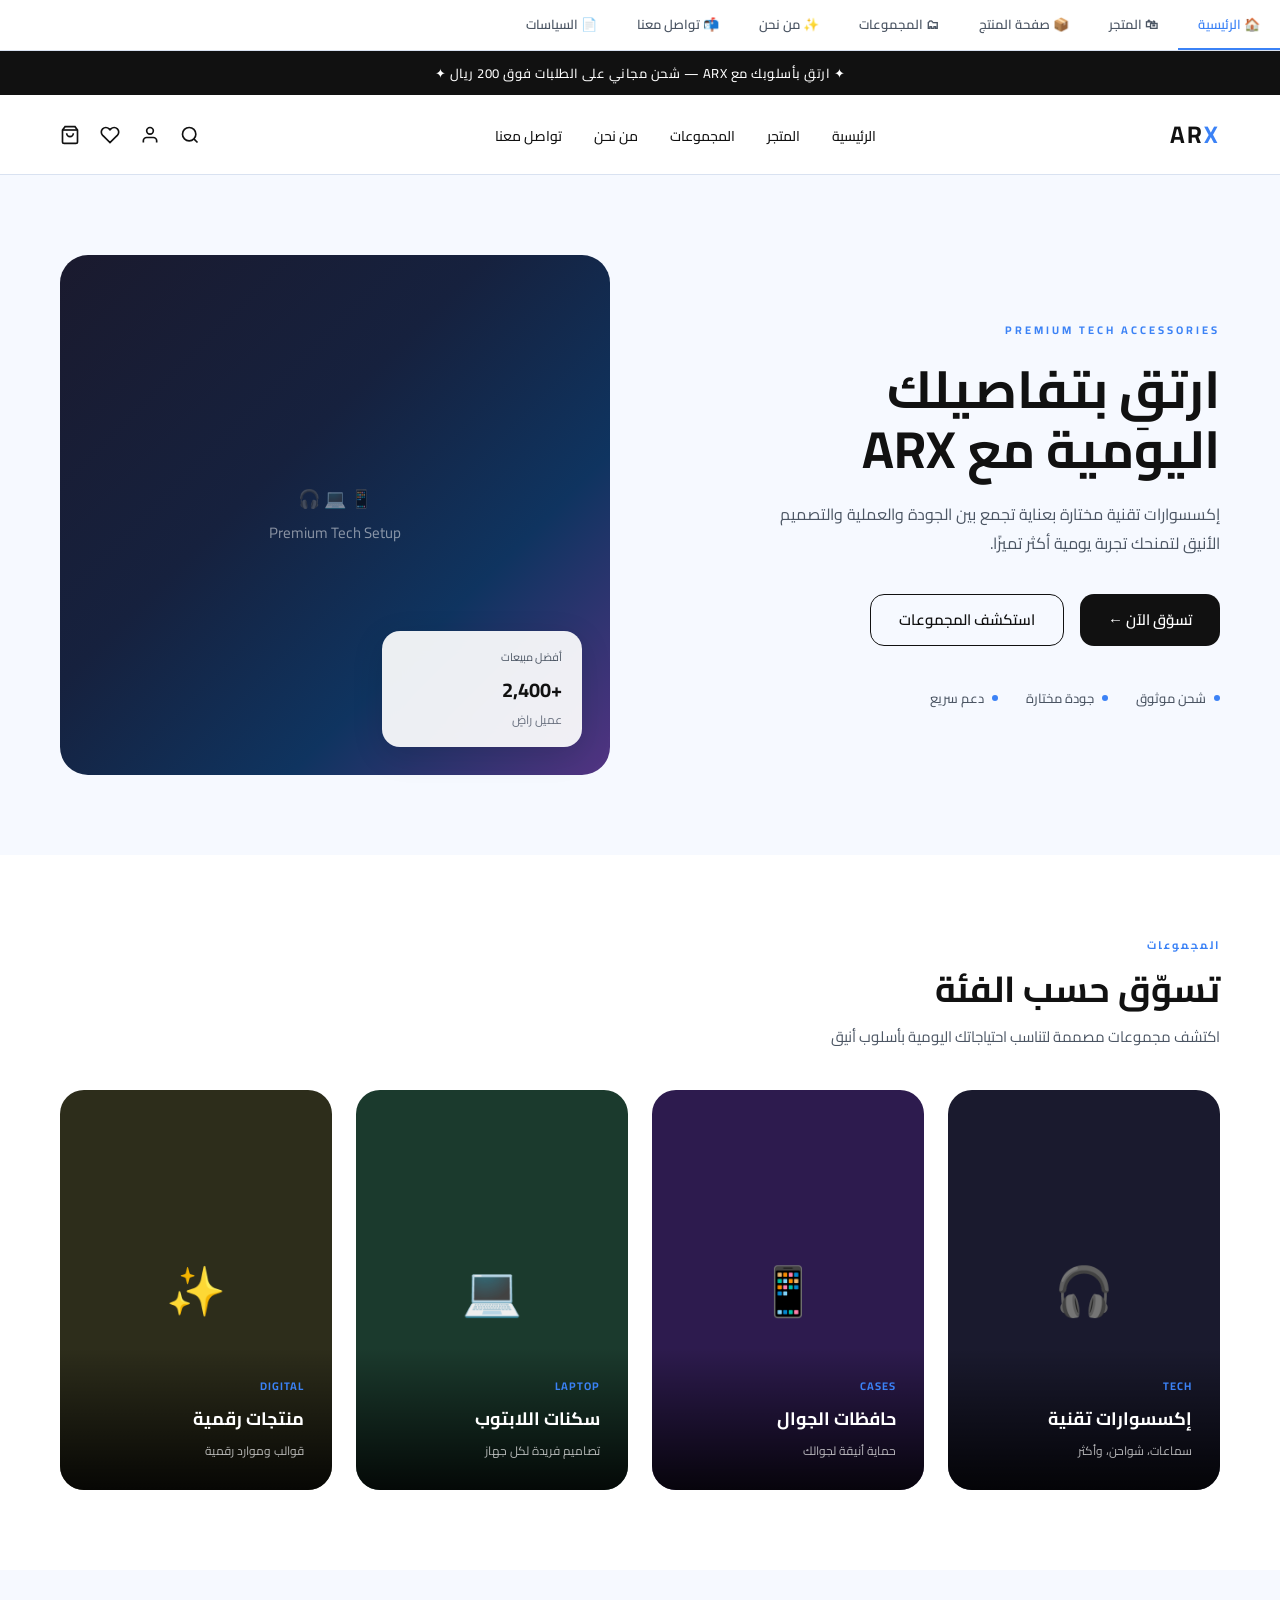
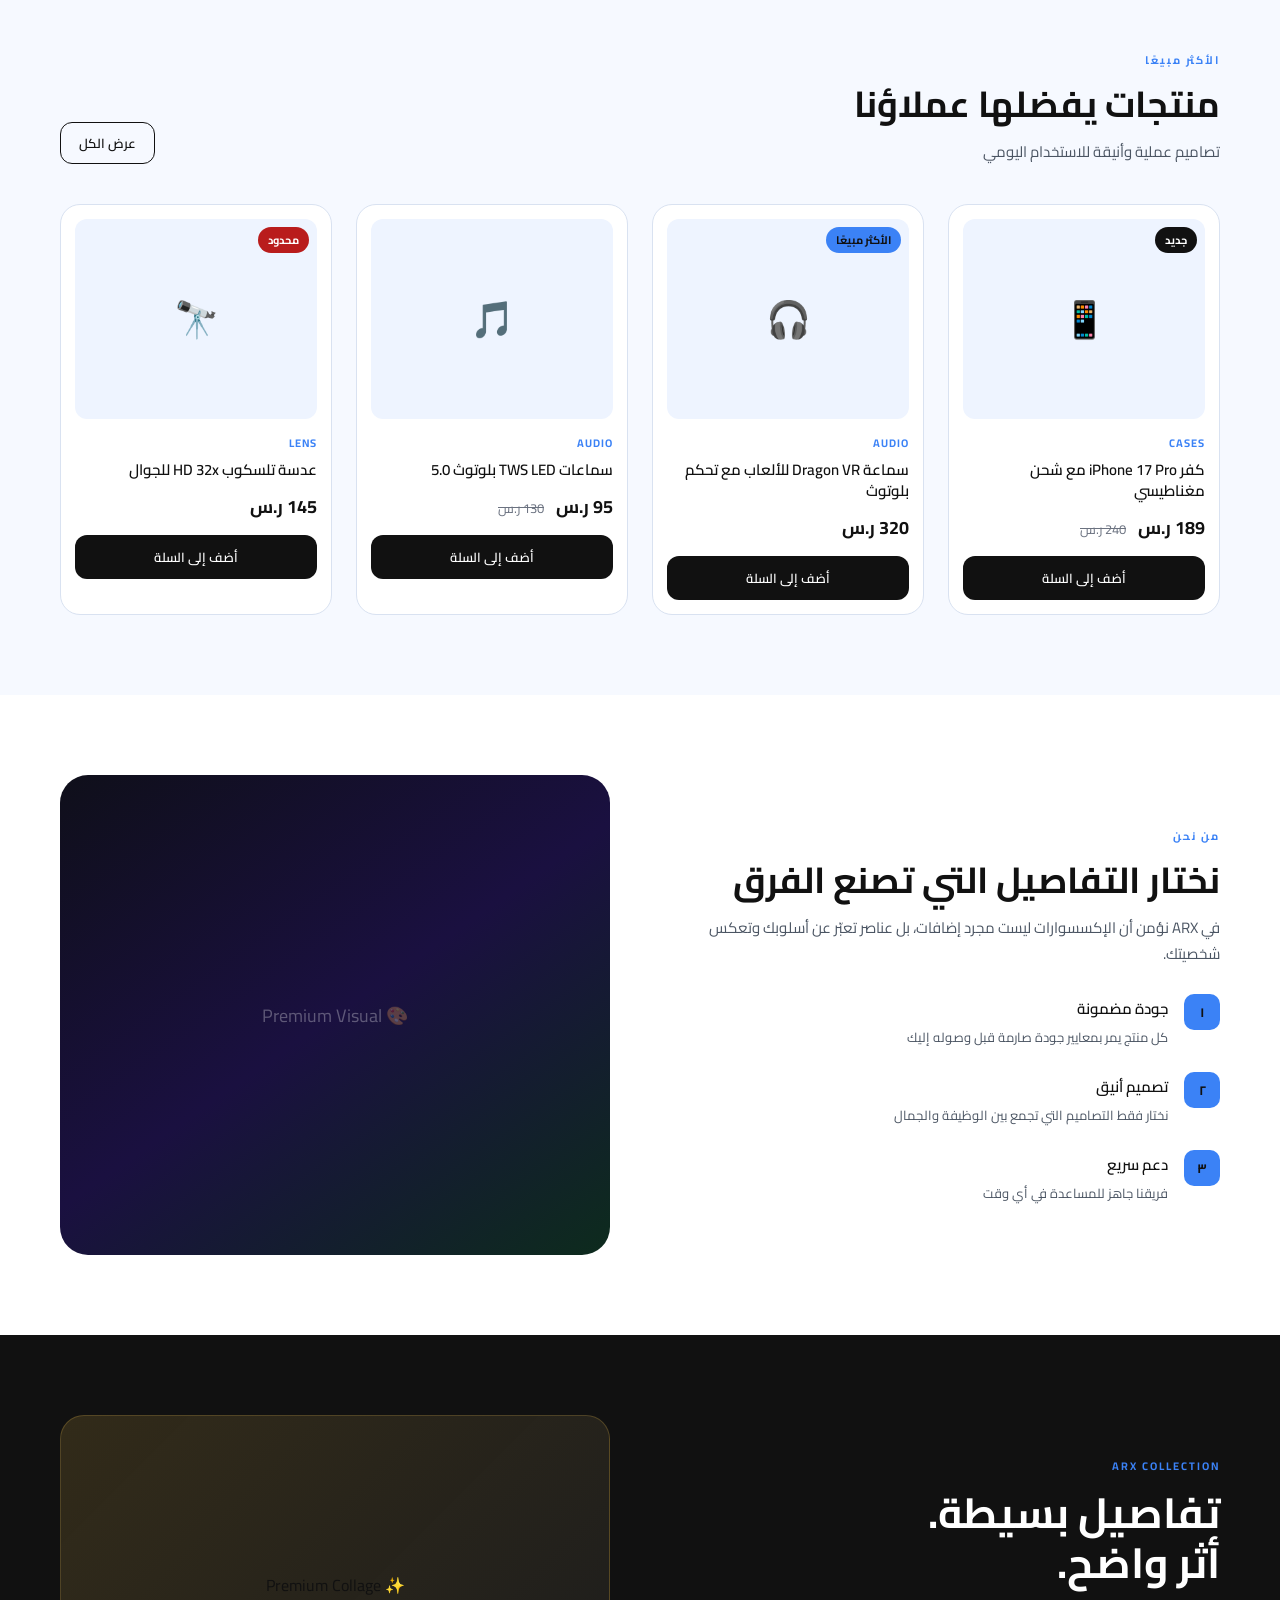
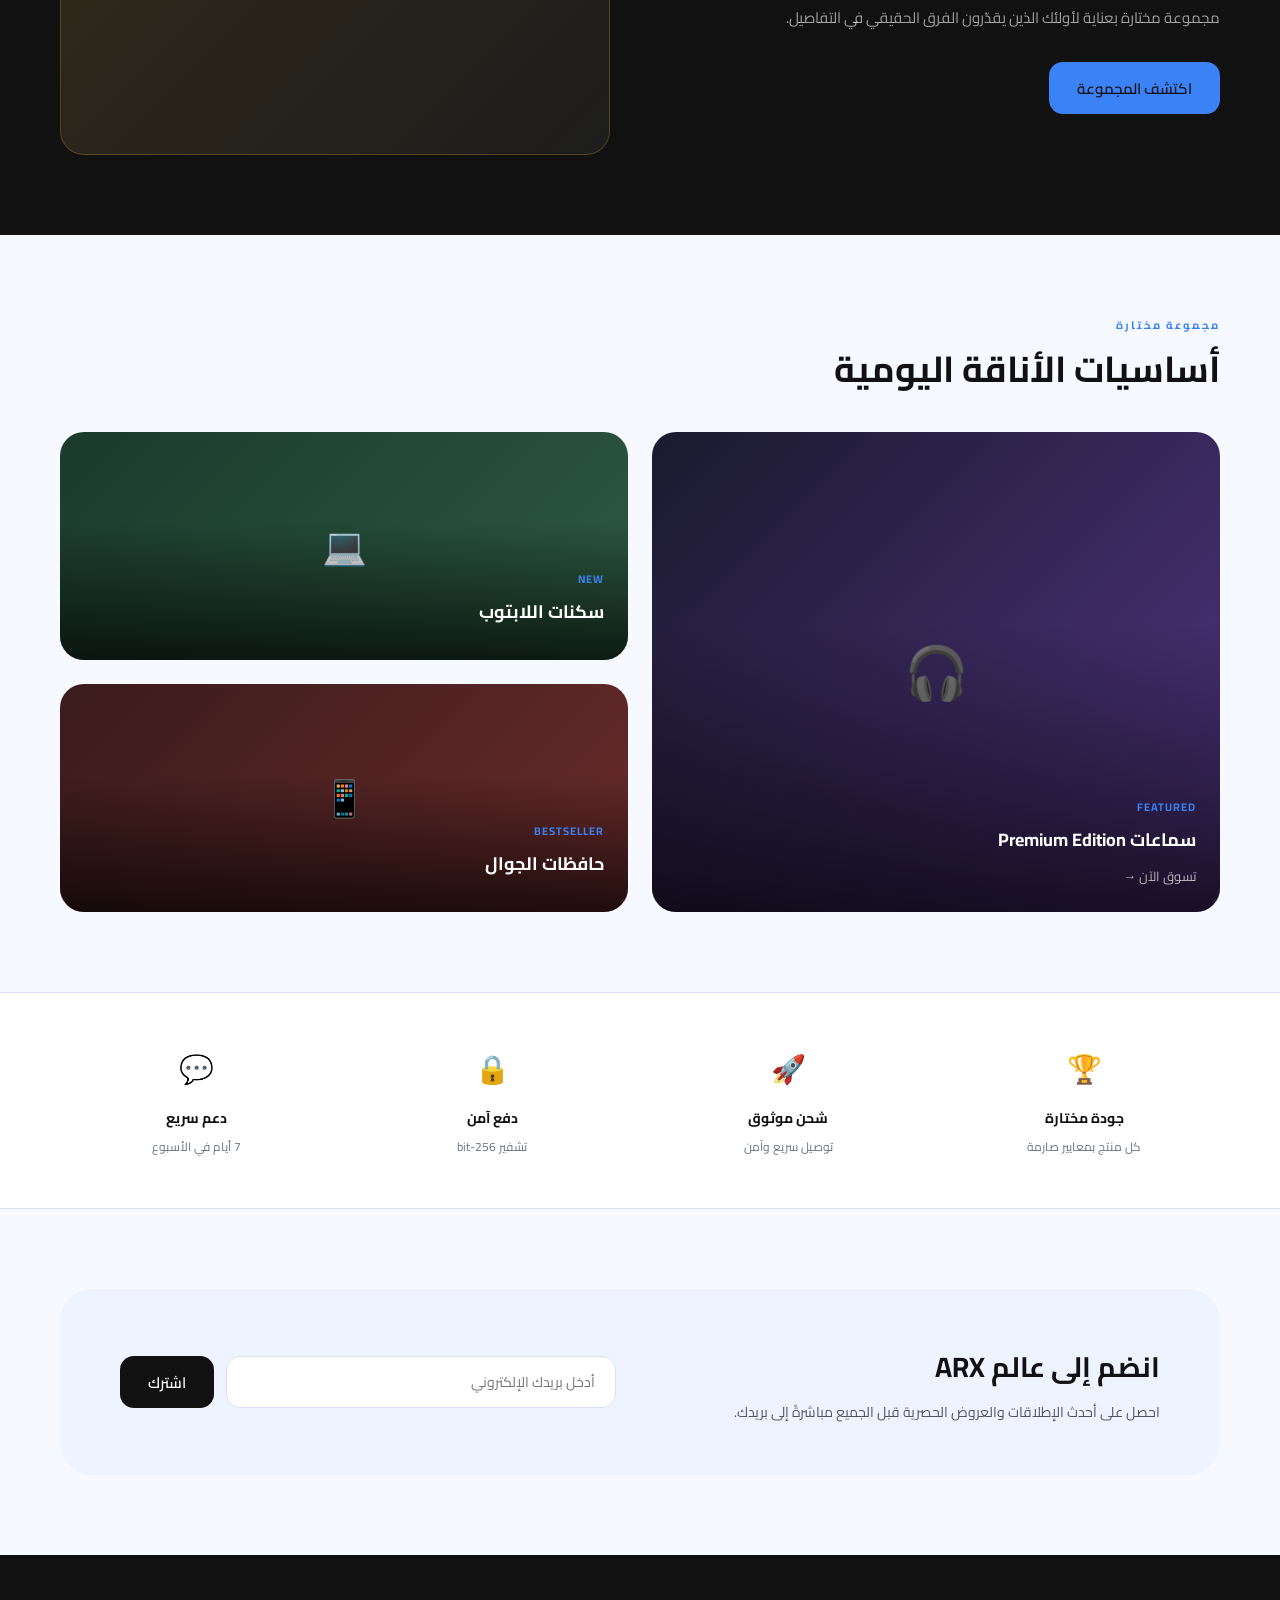
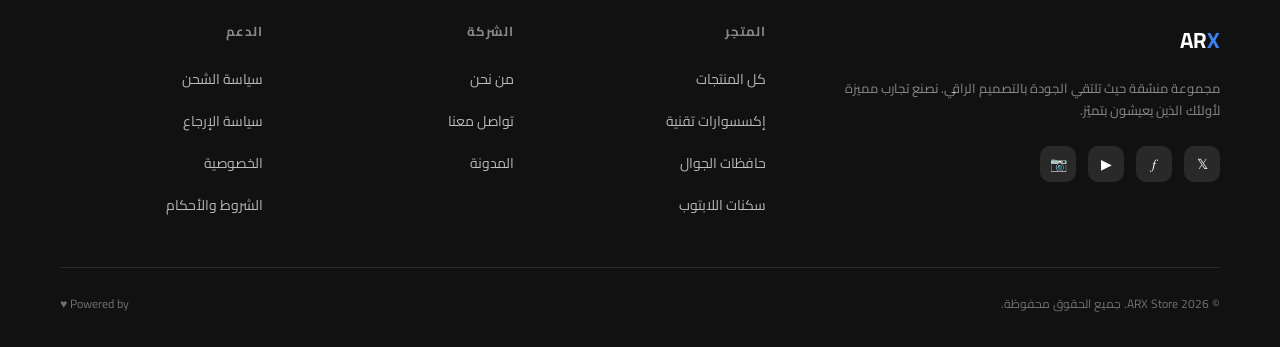
<file: index.html>
<!DOCTYPE html>
<html lang="ar" dir="rtl">

<head>
  <meta charset="UTF-8">
  <meta name="viewport" content="width=device-width, initial-scale=1.0">
  <title>ARX — Premium Tech Accessories Redesign</title>
<link rel="stylesheet" href="style.css">
</head>

<body>

  <!-- PAGE NAVIGATION TABS -->
  <div class="nav-tabs">
    <button class="active" onclick="showPage('home',this)">🏠 الرئيسية</button>
    <button onclick="showPage('shop',this)">🛍 المتجر</button>
    <button onclick="showPage('product',this)">📦 صفحة المنتج</button>
    <button onclick="showPage('collections',this)">🗂 المجموعات</button>
    <button onclick="showPage('about',this)">✨ من نحن</button>
    <button onclick="showPage('contact',this)">📬 تواصل معنا</button>
    <button onclick="showPage('policies',this)">📄 السياسات</button>
    <!-- <button onclick="showPage('figma',this)">📐 Figma Export</button> -->
  </div>

  <!-- ===== HOME ===== -->
  <div id="page-home" class="page active">

    <div class="announcement">✦ ارتقِ بأسلوبك مع ARX — شحن مجاني على الطلبات فوق 200 ريال ✦</div>

    <nav class="navbar">
      <div class="navbar-logo">AR<span>X</span></div>
      <ul class="navbar-links">
        <li><a href="#">الرئيسية</a></li>
        <li><a href="#">المتجر</a></li>
        <li><a href="#">المجموعات</a></li>
        <li><a href="#">من نحن</a></li>
        <li><a href="#">تواصل معنا</a></li>
      </ul>
      <div class="navbar-icons">
        <svg viewBox="0 0 24 24" stroke-width="2">
          <circle cx="11" cy="11" r="8" />
          <path d="M21 21l-4.35-4.35" />
        </svg>
        <svg viewBox="0 0 24 24" stroke-width="2">
          <path d="M20 21v-2a4 4 0 0 0-4-4H8a4 4 0 0 0-4 4v2" />
          <circle cx="12" cy="7" r="4" />
        </svg>
        <svg viewBox="0 0 24 24" stroke-width="2">
          <path
            d="M20.84 4.61a5.5 5.5 0 0 0-7.78 0L12 5.67l-1.06-1.06a5.5 5.5 0 0 0-7.78 7.78l1.06 1.06L12 21.23l7.78-7.78 1.06-1.06a5.5 5.5 0 0 0 0-7.78z" />
        </svg>
        <svg viewBox="0 0 24 24" stroke-width="2">
          <path d="M6 2L3 6v14a2 2 0 0 0 2 2h14a2 2 0 0 0 2-2V6l-3-4z" />
          <line x1="3" y1="6" x2="21" y2="6" />
          <path d="M16 10a4 4 0 0 1-8 0" />
        </svg>
      </div>
    </nav>

    <!-- HERO -->
    <section class="hero">
      <div class="hero-content">
        <div class="hero-eyebrow">PREMIUM TECH ACCESSORIES</div>
        <h1 class="hero-title">ارتقِ بتفاصيلك اليومية مع ARX</h1>
        <p class="hero-subtitle">إكسسوارات تقنية مختارة بعناية تجمع بين الجودة والعملية والتصميم الأنيق لتمنحك تجربة
          يومية أكثر تميزًا.</p>
        <div class="hero-btns">
          <button class="btn-primary">تسوّق الآن ←</button>
          <button class="btn-secondary">استكشف المجموعات</button>
        </div>
        <div class="hero-trust">
          <div class="trust-item">
            <div class="trust-dot"></div>شحن موثوق
          </div>
          <div class="trust-item">
            <div class="trust-dot"></div>جودة مختارة
          </div>
          <div class="trust-item">
            <div class="trust-dot"></div>دعم سريع
          </div>
        </div>
      </div>
      <div class="hero-image-wrap">
        <div class="hero-image">
          <div class="hero-image-placeholder">📱 💻 🎧<br><small>Premium Tech Setup</small></div>
        </div>
        <div class="hero-card">
          <div class="hero-card-label">أفضل مبيعات</div>
          <div class="hero-card-value">+2,400</div>
          <div class="hero-card-sub">عميل راضٍ</div>
        </div>
      </div>
    </section>

    <!-- CATEGORIES -->
    <section class="section-full section-bg-white">
      <div class="section-head">
        <div class="section-head-left">
          <div class="section-label">المجموعات</div>
          <h2 class="section-title">تسوّق حسب الفئة</h2>
          <p class="section-subtitle">اكتشف مجموعات مصممة لتناسب احتياجاتك اليومية بأسلوب أنيق</p>
        </div>
      </div>
      <div class="cat-grid">
        <div class="cat-card cat-colors">
          <div class="cat-card-bg cat-colors">🎧</div>
          <div class="cat-card-overlay">
            <div class="cat-card-tag">TECH</div>
            <div class="cat-card-title">إكسسوارات تقنية</div>
            <div class="cat-card-desc">سماعات، شواحن، وأكثر</div>
          </div>
        </div>
        <div class="cat-card cat-c2">
          <div class="cat-card-bg cat-c2">📱</div>
          <div class="cat-card-overlay">
            <div class="cat-card-tag">CASES</div>
            <div class="cat-card-title">حافظات الجوال</div>
            <div class="cat-card-desc">حماية أنيقة لجوالك</div>
          </div>
        </div>
        <div class="cat-card cat-c3">
          <div class="cat-card-bg cat-c3">💻</div>
          <div class="cat-card-overlay">
            <div class="cat-card-tag">LAPTOP</div>
            <div class="cat-card-title">سكنات اللابتوب</div>
            <div class="cat-card-desc">تصاميم فريدة لكل جهاز</div>
          </div>
        </div>
        <div class="cat-card cat-c4">
          <div class="cat-card-bg cat-c4">✨</div>
          <div class="cat-card-overlay">
            <div class="cat-card-tag">DIGITAL</div>
            <div class="cat-card-title">منتجات رقمية</div>
            <div class="cat-card-desc">قوالب وموارد رقمية</div>
          </div>
        </div>
      </div>
    </section>

    <!-- BEST SELLERS -->
    <section class="section-full section-bg-warm">
      <div class="section-head">
        <div class="section-head-left">
          <div class="section-label">الأكثر مبيعًا</div>
          <h2 class="section-title">منتجات يفضلها عملاؤنا</h2>
          <p class="section-subtitle">تصاميم عملية وأنيقة للاستخدام اليومي</p>
        </div>
        <button class="btn-outline-sm">عرض الكل</button>
      </div>
      <div class="prod-grid">
        <div class="prod-card">
          <div class="prod-badge badge-new">جديد</div>
          <div class="prod-img">📱</div>
          <div class="prod-cat">CASES</div>
          <div class="prod-name">كفر iPhone 17 Pro مع شحن مغناطيسي</div>
          <div class="prod-price">189 ر.س <span>240 ر.س</span></div>
          <button class="prod-add">أضف إلى السلة</button>
        </div>
        <div class="prod-card">
          <div class="prod-badge badge-best">الأكثر مبيعًا</div>
          <div class="prod-img">🎧</div>
          <div class="prod-cat">AUDIO</div>
          <div class="prod-name">سماعة Dragon VR للألعاب مع تحكم بلوتوث</div>
          <div class="prod-price">320 ر.س</div>
          <button class="prod-add">أضف إلى السلة</button>
        </div>
        <div class="prod-card">
          <div class="prod-img">🎵</div>
          <div class="prod-cat">AUDIO</div>
          <div class="prod-name">سماعات TWS LED بلوتوث 5.0</div>
          <div class="prod-price">95 ر.س <span>130 ر.س</span></div>
          <button class="prod-add">أضف إلى السلة</button>
        </div>
        <div class="prod-card">
          <div class="prod-badge badge-limited">محدود</div>
          <div class="prod-img">🔭</div>
          <div class="prod-cat">LENS</div>
          <div class="prod-name">عدسة تلسكوب HD 32x للجوال</div>
          <div class="prod-price">145 ر.س</div>
          <button class="prod-add">أضف إلى السلة</button>
        </div>
      </div>
    </section>

    <!-- WHY ARX -->
    <section class="section-full section-bg-white">
      <div class="why-grid">
        <div>
          <div class="section-label">من نحن</div>
          <h2 class="section-title">نختار التفاصيل التي تصنع الفرق</h2>
          <p class="section-subtitle">في ARX نؤمن أن الإكسسوارات ليست مجرد إضافات، بل عناصر تعبّر عن أسلوبك وتعكس
            شخصيتك.</p>
          <div class="why-items">
            <div class="why-item">
              <div class="why-num">١</div>
              <div>
                <div class="why-item-title">جودة مضمونة</div>
                <div class="why-item-desc">كل منتج يمر بمعايير جودة صارمة قبل وصوله إليك</div>
              </div>
            </div>
            <div class="why-item">
              <div class="why-num">٢</div>
              <div>
                <div class="why-item-title">تصميم أنيق</div>
                <div class="why-item-desc">نختار فقط التصاميم التي تجمع بين الوظيفة والجمال</div>
              </div>
            </div>
            <div class="why-item">
              <div class="why-num">٣</div>
              <div>
                <div class="why-item-title">دعم سريع</div>
                <div class="why-item-desc">فريقنا جاهز للمساعدة في أي وقت</div>
              </div>
            </div>
          </div>
        </div>
        <div class="why-image">🎨 Premium Visual</div>
      </div>
    </section>

    <!-- PREMIUM BANNER -->
    <section class="section-bg-black">
      <div class="premium-banner">
        <div class="premium-text">
          <div class="section-label">ARX COLLECTION</div>
          <h2 class="premium-title">تفاصيل بسيطة.<br>أثر واضح.</h2>
          <p class="premium-desc">مجموعة مختارة بعناية لأولئك الذين يقدّرون الفرق الحقيقي في التفاصيل.</p>
          <button class="btn-gold">اكتشف المجموعة</button>
        </div>
        <div class="premium-visual">✨ Premium Collage</div>
      </div>
    </section>

    <!-- FEATURED COLLECTION -->
    <section class="section-full section-bg-warm">
      <div style="margin-bottom:40px">
        <div class="section-label">مجموعة مختارة</div>
        <h2 class="section-title">أساسيات الأناقة اليومية</h2>
      </div>
      <div class="featured-grid">
        <div class="feat-large" style="background:linear-gradient(135deg,#1a1a2e,#533483)">
          <div class="feat-card-bg">🎧</div>
          <div class="feat-overlay">
            <div class="feat-overlay-label">FEATURED</div>
            <div class="feat-overlay-title">سماعات Premium Edition</div>
            <div class="feat-overlay-link">تسوق الآن →</div>
          </div>
        </div>
        <div class="feat-stack">
          <div class="feat-small" style="background:linear-gradient(135deg,#1b3a2d,#2d5a40)">
            <div class="feat-card-bg-sm">💻</div>
            <div class="feat-overlay">
              <div class="feat-overlay-label">NEW</div>
              <div class="feat-overlay-title">سكنات اللابتوب</div>
            </div>
          </div>
          <div class="feat-small" style="background:linear-gradient(135deg,#3a1b1b,#6b2b2b)">
            <div class="feat-card-bg-sm">📱</div>
            <div class="feat-overlay">
              <div class="feat-overlay-label">BESTSELLER</div>
              <div class="feat-overlay-title">حافظات الجوال</div>
            </div>
          </div>
        </div>
      </div>
    </section>

    <!-- TRUST BAR -->
    <div class="trust-bar">
      <div class="trust-item-center">
        <div class="trust-icon">🏆</div>
        <div class="trust-name">جودة مختارة</div>
        <div class="trust-desc-sm">كل منتج بمعايير صارمة</div>
      </div>
      <div class="trust-item-center">
        <div class="trust-icon">🚀</div>
        <div class="trust-name">شحن موثوق</div>
        <div class="trust-desc-sm">توصيل سريع وآمن</div>
      </div>
      <div class="trust-item-center">
        <div class="trust-icon">🔒</div>
        <div class="trust-name">دفع آمن</div>
        <div class="trust-desc-sm">تشفير 256-bit</div>
      </div>
      <div class="trust-item-center">
        <div class="trust-icon">💬</div>
        <div class="trust-name">دعم سريع</div>
        <div class="trust-desc-sm">7 أيام في الأسبوع</div>
      </div>
    </div>

    <!-- NEWSLETTER -->
    <div class="newsletter section-bg-warm">
      <div class="newsletter-box">
        <div>
          <h3 class="nl-title">انضم إلى عالم ARX</h3>
          <p class="nl-desc">احصل على أحدث الإطلاقات والعروض الحصرية قبل الجميع مباشرةً إلى بريدك.</p>
        </div>
        <div>
          <div class="nl-form">
            <input class="nl-input" type="email" placeholder="أدخل بريدك الإلكتروني" />
            <button class="btn-primary">اشترك</button>
          </div>
        </div>
      </div>
    </div>

    <!-- FOOTER -->
    <footer class="footer">
      <div class="footer-grid">
        <div>
          <div class="footer-brand">AR<span>X</span></div>
          <p class="footer-tagline">مجموعة منسّقة حيث تلتقي الجودة بالتصميم الراقي. نصنع تجارب مميزة لأولئك الذين يعيشون
            بتميّز.</p>
          <div class="footer-social">
            <div class="social-btn">𝕏</div>
            <div class="social-btn">𝑓</div>
            <div class="social-btn">▶</div>
            <div class="social-btn">📷</div>
          </div>
        </div>
        <div>
          <div class="footer-col-title">المتجر</div>
          <ul class="footer-links">
            <li><a href="#">كل المنتجات</a></li>
            <li><a href="#">إكسسوارات تقنية</a></li>
            <li><a href="#">حافظات الجوال</a></li>
            <li><a href="#">سكنات اللابتوب</a></li>
          </ul>
        </div>
        <div>
          <div class="footer-col-title">الشركة</div>
          <ul class="footer-links">
            <li><a href="#">من نحن</a></li>
            <li><a href="#">تواصل معنا</a></li>
            <li><a href="#">المدونة</a></li>
          </ul>
        </div>
        <div>
          <div class="footer-col-title">الدعم</div>
          <ul class="footer-links">
            <li><a href="#">سياسة الشحن</a></li>
            <li><a href="#">سياسة الإرجاع</a></li>
            <li><a href="#">الخصوصية</a></li>
            <li><a href="#">الشروط والأحكام</a></li>
          </ul>
        </div>
      </div>
      <div class="footer-bar">
        <span>© 2026 ARX Store. جميع الحقوق محفوظة.</span>
        <span>Powered by ♥</span>
      </div>
    </footer>
  </div>

  <!-- ===== SHOP ===== -->
  <div id="page-shop" class="page">
    <div class="announcement">✦ تسوق الآن واستمتع بشحن مجاني على الطلبات فوق 200 ريال ✦</div>
    <nav class="navbar">
      <div class="navbar-logo">AR<span>X</span></div>
      <ul class="navbar-links">
        <li><a href="#">الرئيسية</a></li>
        <li><a href="#" style="color:var(--gold)">المتجر</a></li>
        <li><a href="#">المجموعات</a></li>
        <li><a href="#">من نحن</a></li>
      </ul>
      <div class="navbar-icons"><svg viewBox="0 0 24 24" stroke-width="2">
          <circle cx="11" cy="11" r="8" />
          <path d="M21 21l-4.35-4.35" />
        </svg></div>
    </nav>
    <div class="page-header">
      <div class="breadcrumb">الرئيسية <span>/ المتجر</span></div>
      <h1>المتجر</h1>
      <p>اكتشف مجموعتنا المختارة من الإكسسوارات التقنية الراقية</p>
    </div>
    <div class="filter-sort">
      <div style="display:flex;gap:12px;align-items:center;flex-wrap:wrap">
        <span style="font-weight:700;font-size:13px">تصفية:</span>
        <button class="btn-outline-sm" style="height:34px;font-size:12px;padding:0 14px">إكسسوارات تقنية</button>
        <button class="btn-outline-sm" style="height:34px;font-size:12px;padding:0 14px">حافظات</button>
        <button class="btn-outline-sm" style="height:34px;font-size:12px;padding:0 14px">سكنات</button>
      </div>
      <select class="sort-select">
        <option>الأحدث</option>
        <option>الأعلى سعرًا</option>
        <option>الأقل سعرًا</option>
      </select>
    </div>
    <div class="shop-layout">
      <aside class="sidebar">
        <div class="sidebar-section">
          <div class="sidebar-title">الفئة</div>
          <div class="filter-item">
            <div class="filter-check checked">✓</div>الكل (48)
          </div>
          <div class="filter-item">
            <div class="filter-check"></div>إكسسوارات تقنية (20)
          </div>
          <div class="filter-item">
            <div class="filter-check"></div>حافظات الجوال (14)
          </div>
          <div class="filter-item">
            <div class="filter-check"></div>سكنات اللابتوب (8)
          </div>
          <div class="filter-item">
            <div class="filter-check"></div>منتجات رقمية (6)
          </div>
        </div>
        <div class="sidebar-section">
          <div class="sidebar-title">السعر</div>
          <div class="filter-item">
            <div class="filter-check"></div>أقل من 100 ريال
          </div>
          <div class="filter-item">
            <div class="filter-check checked">✓</div>100 - 300 ريال
          </div>
          <div class="filter-item">
            <div class="filter-check"></div>أكثر من 300 ريال
          </div>
        </div>
        <div class="sidebar-section">
          <div class="sidebar-title">التوفر</div>
          <div class="filter-item">
            <div class="filter-check checked">✓</div>متوفر
          </div>
          <div class="filter-item">
            <div class="filter-check"></div>نفذ المخزون
          </div>
        </div>
      </aside>
      <div>
        <div class="shop-grid">
          <div class="prod-card">
            <div class="prod-badge badge-new">جديد</div>
            <div class="prod-img">📱</div>
            <div class="prod-cat">CASES</div>
            <div class="prod-name">كفر iPhone 17 Pro مع شحن مغناطيسي</div>
            <div class="prod-price">189 ر.س <span>240 ر.س</span></div><button class="prod-add">أضف إلى السلة</button>
          </div>
          <div class="prod-card">
            <div class="prod-badge badge-best">الأكثر مبيعًا</div>
            <div class="prod-img">🎧</div>
            <div class="prod-cat">AUDIO</div>
            <div class="prod-name">سماعة Dragon VR للألعاب</div>
            <div class="prod-price">320 ر.س</div><button class="prod-add">أضف إلى السلة</button>
          </div>
          <div class="prod-card">
            <div class="prod-img">🎵</div>
            <div class="prod-cat">AUDIO</div>
            <div class="prod-name">سماعات TWS LED بلوتوث 5.0</div>
            <div class="prod-price">95 ر.س <span>130 ر.س</span></div><button class="prod-add">أضف إلى السلة</button>
          </div>
          <div class="prod-card">
            <div class="prod-img">🔭</div>
            <div class="prod-cat">LENS</div>
            <div class="prod-name">عدسة تلسكوب HD 32x للجوال</div>
            <div class="prod-price">145 ر.س</div><button class="prod-add">أضف إلى السلة</button>
          </div>
          <div class="prod-card">
            <div class="prod-img">🔌</div>
            <div class="prod-cat">CHARGING</div>
            <div class="prod-name">Hypergear شاحن لاسلكي 3-in-1</div>
            <div class="prod-price">265 ر.س</div><button class="prod-add">أضف إلى السلة</button>
          </div>
          <div class="prod-card">
            <div class="prod-badge badge-limited">محدود</div>
            <div class="prod-img">💡</div>
            <div class="prod-cat">LIGHTING</div>
            <div class="prod-name">ARX Smart LED Strip — Neon Flex</div>
            <div class="prod-price">175 ر.س</div><button class="prod-add">أضف إلى السلة</button>
          </div>
        </div>
        <div class="pagination">
          <button class="page-btn active">1</button>
          <button class="page-btn">2</button>
          <button class="page-btn">3</button>
          <button class="page-btn">→</button>
        </div>
      </div>
    </div>
  </div>

  <!-- ===== PRODUCT PAGE ===== -->
  <div id="page-product" class="page">
    <div class="announcement">✦ شحن مجاني + استرجاع مجاني خلال 30 يوم ✦</div>
    <nav class="navbar">
      <div class="navbar-logo">AR<span>X</span></div>
      <ul class="navbar-links">
        <li><a href="#">الرئيسية</a></li>
        <li><a href="#">المتجر</a></li>
        <li><a href="#">المجموعات</a></li>
      </ul>
      <div class="navbar-icons"><svg viewBox="0 0 24 24" stroke-width="2">
          <path d="M6 2L3 6v14a2 2 0 0 0 2 2h14a2 2 0 0 0 2-2V6l-3-4z" />
          <line x1="3" y1="6" x2="21" y2="6" />
          <path d="M16 10a4 4 0 0 1-8 0" />
        </svg></div>
    </nav>
    <div
      style="padding:16px 60px;font-size:12px;color:var(--gray2);background:#fff;border-bottom:1px solid var(--border)">
      <span class="breadcrumb">الرئيسية <span>/ المتجر / إكسسوارات تقنية / <strong style="color:var(--black)">سماعة
            Dragon VR</strong></span></span>
    </div>
    <div class="product-layout">
      <div>
        <div class="prod-gallery-main">🎧</div>
        <div class="prod-thumbs">
          <div class="prod-thumb active">🎧</div>
          <div class="prod-thumb">📦</div>
          <div class="prod-thumb">🔌</div>
          <div class="prod-thumb">🎮</div>
        </div>
      </div>
      <div>
          <div class="prod-detail-cat">GAMING AUDIO</div>
          <h1 class="prod-detail-title">Dragon VR Gaming سماعة ألعاب بلوتوث ثلاثية الأبعاد</h1>
          <div class="prod-detail-price"><span class="original">400 ر.س</span>320 ر.س</div>
          <p class="prod-desc">تجربة صوتية غامرة بتقنية ثلاثية الأبعاد. تصميم مريح للجلسات الطويلة مع صوت محيطي واضح.
            متوافق مع PC وPlayStation وXbox.</p>
          <div class="variant-label">اللون:</div>
          <div class="variant-options">
            <button class="variant-btn active">أسود</button>
            <button class="variant-btn">أبيض</button>
            <button class="variant-btn">أحمر</button>
        </div>
        <div class="qty-row">
          <div class="variant-label">الكمية:</div>
          <div class="qty-ctrl">
            <button class="qty-btn">−</button>
            <div class="qty-val">1</div>
            <button class="qty-btn">+</button>
          </div>
        </div>
        <div class="prod-actions">
          <button class="btn-cart">أضف إلى السلة 🛒</button>
          <button class="btn-buy">اشترِ الآن</button>
        </div>
        <div class="prod-trust-row">
          <div class="prod-trust-tag">🔒 شحن آمن</div>
          <div class="prod-trust-tag">↩ استرجاع 30 يوم</div>
          <div class="prod-trust-tag">💬 دعم سريع</div>
          <div class="prod-trust-tag">✅ ضمان أصالة</div>
          </div>
        </div>
      </div>
      <div class="tabs">
        <button class="tab-btn active" onclick="showTab('desc',this)">الوصف</button>
        <button class="tab-btn" onclick="showTab('specs',this)">المواصفات</button>
        <button class="tab-btn" onclick="showTab('shipping',this)">الشحن والاسترجاع</button>
      </div>
    <div class="tab-content">
      <div id="tab-desc" class="tab-panel active">
        <p style="font-size:15px;color:var(--gray);line-height:1.9;max-width:700px">سماعة Dragon VR توفر لك تجربة صوتية
          استثنائية. مزودة بتقنية بلوتوث 5.0 وصوت ثلاثي الأبعاد واقعي. مريحة للاستخدام الطويل مع وسادات أذن عالية
          الجودة.</p>
      </div>
      <div id="tab-specs" class="tab-panel">
        <div style="display:grid;grid-template-columns:1fr 1fr;gap:16px;max-width:600px">
          <div class="policy-block">
            <h3>البلوتوث</h3>
            <p>5.0</p>
          </div>
          <div class="policy-block">
            <h3>عمر البطارية</h3>
            <p>حتى 20 ساعة</p>
          </div>
          <div class="policy-block">
            <h3>الوزن</h3>
            <p>280 جرام</p>
          </div>
          <div class="policy-block">
            <h3>التوافق</h3>
            <p>PC, PS4/5, Xbox, Mobile</p>
          </div>
        </div>
      </div>
      <div id="tab-shipping" class="tab-panel">
        <div class="policy-block" style="max-width:600px">
          <h3>سياسة الشحن</h3>
          <p>شحن خلال 2-5 أيام عمل داخل المملكة. شحن مجاني على الطلبات فوق 200 ريال.</p>
        </div>
        <div class="policy-block" style="max-width:600px">
          <h3>سياسة الاسترجاع</h3>
          <p>استرجاع مجاني خلال 30 يومًا من تاريخ الاستلام إذا كان المنتج في حالته الأصلية.</p>
        </div>
      </div>
    </div>
    <section class="section-full section-bg-warm">
      <div class="section-label">قد يعجبك أيضًا</div>
      <h2 class="section-title" style="font-size:24px;margin-bottom:28px">منتجات مشابهة</h2>
      <div class="prod-grid">
        <div class="prod-card">
          <div class="prod-img">🎵</div>
          <div class="prod-cat">AUDIO</div>
          <div class="prod-name">سماعات TWS LED</div>
          <div class="prod-price">95 ر.س</div><button class="prod-add">أضف إلى السلة</button>
        </div>
        <div class="prod-card">
          <div class="prod-img">📱</div>
          <div class="prod-cat">CASES</div>
          <div class="prod-name">كفر iPhone 17 Pro</div>
          <div class="prod-price">189 ر.س</div><button class="prod-add">أضف إلى السلة</button>
        </div>
        <div class="prod-card">
          <div class="prod-img">🔌</div>
          <div class="prod-cat">CHARGING</div>
          <div class="prod-name">شاحن 3-in-1</div>
          <div class="prod-price">265 ر.س</div><button class="prod-add">أضف إلى السلة</button>
        </div>
        <div class="prod-card">
          <div class="prod-img">💡</div>
          <div class="prod-cat">LIGHTING</div>
          <div class="prod-name">ARX Smart LED</div>
          <div class="prod-price">175 ر.س</div><button class="prod-add">أضف إلى السلة</button>
        </div>
      </div>
    </section>
  </div>

  <!-- ===== COLLECTIONS ===== -->
  <div id="page-collections" class="page">
    <div class="announcement">✦ اكتشف مجموعاتنا الحصرية ✦</div>
    <nav class="navbar">
      <div class="navbar-logo">AR<span>X</span></div>
      <ul class="navbar-links">
        <li><a href="#">الرئيسية</a></li>
        <li><a href="#">المتجر</a></li>
        <li><a href="#" style="color:var(--gold)">المجموعات</a></li>
      </ul>
      <div class="navbar-icons"></div>
    </nav>
    <div class="page-header">
      <div class="breadcrumb">الرئيسية <span>/ المجموعات</span></div>
      <h1>المجموعات</h1>
      <p>استكشف تشكيلاتنا المختارة بعناية لكل أسلوب حياة</p>
    </div>
    <div class="collections-grid">
      <div class="coll-card" style="background:linear-gradient(135deg,#1a1a2e,#533483)">
        <div class="coll-bg">🎧</div>
        <div class="coll-overlay">
          <div class="coll-tag">TECH</div>
          <div class="coll-title">إكسسوارات تقنية</div>
          <div class="coll-desc">سماعات، شواحن، وكل ما تحتاجه</div>
          <div class="coll-cta">تسوق الآن →</div>
        </div>
      </div>
      <div class="coll-card" style="background:linear-gradient(135deg,#2d1b4e,#7b2d8b)">
        <div class="coll-bg">📱</div>
        <div class="coll-overlay">
          <div class="coll-tag">CASES</div>
          <div class="coll-title">حافظات الجوال</div>
          <div class="coll-desc">حماية أنيقة لهاتفك المحبوب</div>
          <div class="coll-cta">تسوق الآن →</div>
        </div>
      </div>
      <div class="coll-card" style="background:linear-gradient(135deg,#1b3a2d,#2d6a45)">
        <div class="coll-bg">💻</div>
        <div class="coll-overlay">
          <div class="coll-tag">LAPTOP</div>
          <div class="coll-title">سكنات اللابتوب</div>
          <div class="coll-desc">اجعل جهازك مميزًا بتصاميم فريدة</div>
          <div class="coll-cta">تسوق الآن →</div>
        </div>
      </div>
      <div class="coll-card" style="background:linear-gradient(135deg,#3a2d1b,#6b5020)">
        <div class="coll-bg">✨</div>
        <div class="coll-overlay">
          <div class="coll-tag">DIGITAL</div>
          <div class="coll-title">المنتجات الرقمية</div>
          <div class="coll-desc">قوالب وموارد رقمية احترافية</div>
          <div class="coll-cta">تسوق الآن →</div>
        </div>
      </div>
      <div class="coll-card" style="background:linear-gradient(135deg,#3a1b1b,#8b2d2d)">
        <div class="coll-bg">🔌</div>
        <div class="coll-overlay">
          <div class="coll-tag">CHARGING</div>
          <div class="coll-title">شواحن وكابلات</div>
          <div class="coll-desc">حلول الشحن الأسرع والأكثر أمانًا</div>
          <div class="coll-cta">تسوق الآن →</div>
        </div>
      </div>
      <div class="coll-card" style="background:linear-gradient(135deg,#1b2a3a,#2d4a6a)">
        <div class="coll-bg">💡</div>
        <div class="coll-overlay">
          <div class="coll-tag">LIGHTING</div>
          <div class="coll-title">إضاءة ذكية</div>
          <div class="coll-desc">أضف لمسة إضاءة مميزة لمساحتك</div>
          <div class="coll-cta">تسوق الآن →</div>
        </div>
      </div>
    </div>
  </div>

  <!-- ===== ABOUT ===== -->
  <div id="page-about" class="page">
    <div class="announcement">✦ قصتنا تبدأ بشغف التفاصيل ✦</div>
    <nav class="navbar">
      <div class="navbar-logo">AR<span>X</span></div>
      <ul class="navbar-links">
        <li><a href="#">الرئيسية</a></li>
        <li><a href="#">المتجر</a></li>
        <li><a href="#" style="color:var(--gold)">من نحن</a></li>
      </ul>
      <div class="navbar-icons"></div>
    </nav>
    <div class="about-hero">
      <div>
        <div class="section-label">عن ARX</div>
        <h1 class="about-hero-title">نختار التفاصيل التي تصنع الفرق</h1>
        <p class="about-hero-desc">ARX ليست مجرد متجر إكسسوارات. نحن نؤمن أن كل تفصيلة في حياتك تستحق أن تكون أنيقة
          وعملية في آنٍ واحد. من هاتفك إلى لابتوبك، نختار لك الأفضل.</p>
      </div>
      <div class="about-image"><span style="font-size:48px">✨</span></div>
    </div>
    <div class="values-section">
      <div style="text-align:center;margin-bottom:40px">
        <div class="section-label" style="text-align:center">قيمنا</div>
        <h2 class="section-title">ما الذي يميز ARX</h2>
      </div>
      <div class="values-grid">
        <div class="value-card">
          <div class="value-icon">🏆</div>
          <div class="value-title">الجودة</div>
          <div class="value-desc">كل منتج يمر بفحص دقيق قبل وصوله إليك</div>
        </div>
        <div class="value-card">
          <div class="value-icon">✨</div>
          <div class="value-title">الأناقة</div>
          <div class="value-desc">تصاميم راقية تعكس أسلوبك الفريد</div>
        </div>
        <div class="value-card">
          <div class="value-icon">⚡</div>
          <div class="value-title">العملية</div>
          <div class="value-desc">منتجات تصنع فرقًا حقيقيًا في يومك</div>
        </div>
        <div class="value-card">
          <div class="value-icon">🤝</div>
          <div class="value-title">الثقة</div>
          <div class="value-desc">علاقة طويلة الأمد مبنية على الشفافية</div>
        </div>
      </div>
    </div>
    <div class="about-stats">
      <div class="section-label about-stats-label">أرقامنا</div>
      <h2 class="section-title about-stats-title">نفخر بثقتكم</h2>
      <div class="feat-grid about-stats-grid">
        <div class="feat-card about-stats-card">
          <div class="about-stats-num">+2,400</div>
          <div class="feat-title">عميل سعيد</div>
        </div>
        <div class="feat-card about-stats-card">
          <div class="about-stats-num">+200</div>
          <div class="feat-title">منتج مختار</div>
        </div>
        <div class="feat-card about-stats-card">
          <div class="about-stats-num">4.9★</div>
          <div class="feat-title">تقييم العملاء</div>
        </div>
        <div class="feat-card about-stats-card">
          <div class="about-stats-num">30</div>
          <div class="feat-title">يوم استرجاع مجاني</div>
        </div>
      </div>
    </div>
  </div>

  <!-- ===== CONTACT ===== -->
  <div id="page-contact" class="page">
    <div class="announcement">✦ نحن هنا دائمًا للمساعدة ✦</div>
    <nav class="navbar">
      <div class="navbar-logo">AR<span>X</span></div>
      <ul class="navbar-links">
        <li><a href="#">الرئيسية</a></li>
        <li><a href="#">المتجر</a></li>
        <li><a href="#" style="color:var(--gold)">تواصل معنا</a></li>
      </ul>
      <div class="navbar-icons"></div>
    </nav>
    <div class="page-header">
      <div class="breadcrumb">الرئيسية <span>/ تواصل معنا</span></div>
      <h1>تواصل معنا</h1>
      <p>يسعدنا مساعدتك والإجابة على جميع استفساراتك</p>
    </div>
    <div class="contact-layout">
      <div>
        <div class="contact-cards">
          <div class="contact-card">
            <div class="contact-icon">📧</div>
            <div>
              <div class="contact-card-title">البريد الإلكتروني</div>
              <div class="contact-card-val">support@arx-stor.com</div>
            </div>
          </div>
          <div class="contact-card">
            <div class="contact-icon">📞</div>
            <div>
              <div class="contact-card-title">الهاتف</div>
              <div class="contact-card-val">+966 5x xxx xxxx</div>
            </div>
          </div>
          <div class="contact-card">
            <div class="contact-icon">⏰</div>
            <div>
              <div class="contact-card-title">ساعات العمل</div>
              <div class="contact-card-val">الأحد – الخميس، 9 ص – 6 م</div>
            </div>
          </div>
          <div class="contact-card">
            <div class="contact-icon">🚀</div>
            <div>
              <div class="contact-card-title">الشحن والدعم</div>
              <div class="contact-card-val">استجابة خلال 24 ساعة</div>
            </div>
          </div>
        </div>
      </div>
      <div class="contact-form-wrap">
        <h3 style="font-size:20px;font-weight:700;margin-bottom:24px">أرسل رسالتك</h3>
        <div class="form-row">
          <div class="form-group"><label class="form-label">الاسم</label><input class="form-input" type="text"
              placeholder="اسمك الكامل" /></div>
          <div class="form-group"><label class="form-label">البريد الإلكتروني *</label><input class="form-input"
              type="email" placeholder="example@email.com" /></div>
        </div>
        <div class="form-row">
          <div class="form-group"><label class="form-label">رقم الهاتف</label><input class="form-input" type="tel"
              placeholder="+966" /></div>
          <div class="form-group"><label class="form-label">نوع الاستفسار</label><select class="form-input">
              <option>طلب / شحن</option>
              <option>استرجاع</option>
              <option>استفسار عام</option>
            </select></div>
        </div>
        <div class="form-group"><label class="form-label">الرسالة</label><textarea class="form-textarea"
            placeholder="اكتب رسالتك هنا..."></textarea></div>
        <button class="btn-primary" style="width:100%;justify-content:center">إرسال الرسالة ←</button>
      </div>
    </div>
  </div>

  <!-- ===== POLICIES ===== -->
  <div id="page-policies" class="page">
    <div class="announcement">✦ نلتزم بالشفافية الكاملة مع عملائنا ✦</div>
    <nav class="navbar">
      <div class="navbar-logo">AR<span>X</span></div>
      <ul class="navbar-links">
        <li><a href="#">الرئيسية</a></li>
        <li><a href="#">المتجر</a></li>
      </ul>
      <div class="navbar-icons"></div>
    </nav>
    <div class="page-header">
      <div class="breadcrumb">الرئيسية <span>/ الشروط والأحكام</span></div>
      <h1>الشروط والأحكام</h1>
      <p style="color:var(--gray2);font-size:13px;margin-top:8px">آخر تحديث: مايو 2026</p>
    </div>
    <div class="policies-layout">
      <nav class="policy-nav">
        <a class="policy-nav-item active">مقدمة</a>
        <a class="policy-nav-item">الطلبات</a>
        <a class="policy-nav-item">الدفع</a>
        <a class="policy-nav-item">الشحن</a>
        <a class="policy-nav-item">الاسترجاع</a>
        <a class="policy-nav-item">الضمان</a>
        <a class="policy-nav-item">الخصوصية</a>
        <a class="policy-nav-item">المسؤولية</a>
      </nav>
      <div>
        <div class="policy-block">
          <h3>مقدمة</h3>
          <p>مرحبًا بك في ARX. بالوصول إلى موقعنا أو إجراء عملية شراء، فإنك توافق على الالتزام بهذه الشروط والأحكام.</p>
        </div>
        <div class="policy-block">
          <h3>الطلبات</h3>
          <p>جميع الطلبات تخضع للتحقق من التوفر. يحق لنا رفض أو إلغاء أي طلب في حالات الاشتباه بالاحتيال أو الأخطاء في
            الأسعار.</p>
        </div>
        <div class="policy-block">
          <h3>الدفع</h3>
          <p>نقبل جميع وسائل الدفع الإلكترونية الرئيسية. جميع المعاملات تتم بشكل آمن عبر بوابات دفع معتمدة ومشفرة.</p>
        </div>
        <div class="policy-block">
          <h3>سياسة الشحن</h3>
          <p>نشحن خلال 2-5 أيام عمل داخل المملكة العربية السعودية. الشحن مجاني على الطلبات التي تتجاوز 200 ريال.</p>
        </div>
        <div class="policy-block">
          <h3>سياسة الاسترجاع والاستبدال</h3>
          <p>يمكنك إرجاع أي منتج خلال 30 يومًا من تاريخ الاستلام إذا كان في حالته الأصلية وبعبوته الأصلية. تُستثنى
            المنتجات الرقمية من هذه السياسة.</p>
        </div>
        <div class="policy-block">
          <h3>الضمان</h3>
          <p>جميع منتجاتنا التقنية مضمونة لمدة سنة كاملة من تاريخ الشراء ضد عيوب الصنع.</p>
        </div>
        <div class="policy-block">
          <h3>سياسة الخصوصية</h3>
          <p>نحن نحترم خصوصيتك ولا نشارك بياناتك الشخصية مع أي طرف ثالث. بياناتك تُستخدم فقط لمعالجة طلبك وتحسين تجربتك.
          </p>
        </div>
        <div class="policy-block">
          <h3>حدود المسؤولية</h3>
          <p>لا تتحمل ARX المسؤولية عن أي أضرار غير مباشرة ناجمة عن استخدام المنتجات بشكل مخالف للتعليمات.</p>
        </div>
      </div>
    </div>
  </div>

  <!-- ===== FIGMA EXPORT ===== -->
  <div id="page-figma" class="page">
    <div style="padding:60px;max-width:1000px;margin:0 auto;">
      <div class="section-label">Figma Ready</div>
      <h1 style="font-size:40px;font-weight:700;margin-bottom:16px">ARX Design System</h1>
      <p style="color:var(--gray);font-size:16px;margin-bottom:48px;line-height:1.7">ملف Figma جاهز للمشاركة مع العميل
        يتضمن كل الصفحات والمكونات والأسس التصميمية.</p>

      <div style="display:grid;grid-template-columns:1fr 1fr;gap:24px;margin-bottom:40px">
        <div class="feat-card" style="border:1px solid var(--border)">
          <div class="feat-icon">🎨</div>
          <div class="feat-title">Color Styles</div>
          <div class="feat-desc" style="margin-top:8px">
            <div style="display:flex;gap:8px;flex-wrap:wrap;margin-top:12px">
              <div style="width:28px;height:28px;border-radius:8px;background:#111111" title="Primary Black"></div>
              <div style="width:28px;height:28px;border-radius:8px;background:#1C1C1C" title="Soft Black"></div>
              <div style="width:28px;height:28px;border-radius:8px;background:#B8953D" title="Gold"></div>
              <div style="width:28px;height:28px;border-radius:8px;background:#F8F6F2;border:1px solid #E7E2D9"
                title="Warm White"></div>
              <div style="width:28px;height:28px;border-radius:8px;background:#E9E2D8" title="Beige"></div>
              <div style="width:28px;height:28px;border-radius:8px;background:#F1ECE4" title="Card BG"></div>
              <div style="width:28px;height:28px;border-radius:8px;background:#5E7A64" title="Success"></div>
              <div style="width:28px;height:28px;border-radius:8px;background:#B85C5C" title="Error"></div>
            </div>
            <div style="margin-top:12px;font-size:12px;color:var(--gray)">8 Color Styles — Primary, Accent, Neutral,
              Semantic</div>
          </div>
        </div>
        <div class="feat-card" style="border:1px solid var(--border)">
          <div class="feat-icon">✍️</div>
          <div class="feat-title">Text Styles</div>
          <div style="margin-top:12px;display:flex;flex-direction:column;gap:6px">
            <div style="font-size:22px;font-weight:700">Display / 64</div>
            <div style="font-size:18px;font-weight:700">Heading H1 / 48</div>
            <div style="font-size:15px;font-weight:700">Heading H2 / 36</div>
            <div style="font-size:13px;font-weight:600">Heading H3 / 28</div>
            <div style="font-size:12px;color:var(--gray)">Body · Caption · Button — Cairo</div>
          </div>
        </div>
        <div class="feat-card" style="border:1px solid var(--border)">
          <div class="feat-icon">🧩</div>
          <div class="feat-title">Components</div>
          <div class="feat-desc" style="margin-top:8px">Buttons (4 types × 3 states) · Input Fields · Badges · Product
            Cards · Category Cards · Navbar · Announcement Bar · Footer</div>
        </div>
        <div class="feat-card" style="border:1px solid var(--border)">
          <div class="feat-icon">📐</div>
          <div class="feat-title">Layout Grid</div>
          <div class="feat-desc" style="margin-top:8px">1440px Desktop · 12 cols · 120px margin · 24px gutter<br>768px
            Tablet · 390px Mobile</div>
        </div>
      </div>

      <div style="background:var(--card-bg);border-radius:24px;padding:36px;margin-bottom:32px">
        <h3 style="font-size:18px;font-weight:700;margin-bottom:20px">📁 File Structure — 12 Pages</h3>
        <div style="display:grid;grid-template-columns:1fr 1fr;gap:12px">
          <div
            style="background:#fff;border-radius:12px;padding:14px 18px;border:1px solid var(--border);font-size:13px;display:flex;gap:10px;align-items:center">
            <span style="color:var(--gold);font-weight:700">00</span> Cover</div>
          <div
            style="background:#fff;border-radius:12px;padding:14px 18px;border:1px solid var(--border);font-size:13px;display:flex;gap:10px;align-items:center">
            <span style="color:var(--gold);font-weight:700">01</span> Foundations</div>
          <div
            style="background:#fff;border-radius:12px;padding:14px 18px;border:1px solid var(--border);font-size:13px;display:flex;gap:10px;align-items:center">
            <span style="color:var(--gold);font-weight:700">02</span> Components</div>
          <div
            style="background:#fff;border-radius:12px;padding:14px 18px;border:1px solid var(--border);font-size:13px;display:flex;gap:10px;align-items:center">
            <span style="color:var(--gold);font-weight:700">03</span> Homepage Desktop</div>
          <div
            style="background:#fff;border-radius:12px;padding:14px 18px;border:1px solid var(--border);font-size:13px;display:flex;gap:10px;align-items:center">
            <span style="color:var(--gold);font-weight:700">04</span> Shop Desktop</div>
          <div
            style="background:#fff;border-radius:12px;padding:14px 18px;border:1px solid var(--border);font-size:13px;display:flex;gap:10px;align-items:center">
            <span style="color:var(--gold);font-weight:700">05</span> Product Desktop</div>
          <div
            style="background:#fff;border-radius:12px;padding:14px 18px;border:1px solid var(--border);font-size:13px;display:flex;gap:10px;align-items:center">
            <span style="color:var(--gold);font-weight:700">06</span> Collections Desktop</div>
          <div
            style="background:#fff;border-radius:12px;padding:14px 18px;border:1px solid var(--border);font-size:13px;display:flex;gap:10px;align-items:center">
            <span style="color:var(--gold);font-weight:700">07</span> About Desktop</div>
          <div
            style="background:#fff;border-radius:12px;padding:14px 18px;border:1px solid var(--border);font-size:13px;display:flex;gap:10px;align-items:center">
            <span style="color:var(--gold);font-weight:700">08</span> Contact Desktop</div>
          <div
            style="background:#fff;border-radius:12px;padding:14px 18px;border:1px solid var(--border);font-size:13px;display:flex;gap:10px;align-items:center">
            <span style="color:var(--gold);font-weight:700">09</span> Policies Desktop</div>
          <div
            style="background:#fff;border-radius:12px;padding:14px 18px;border:1px solid var(--border);font-size:13px;display:flex;gap:10px;align-items:center">
            <span style="color:var(--gold);font-weight:700">10</span> Mobile Screens</div>
          <div
            style="background:#fff;border-radius:12px;padding:14px 18px;border:1px solid var(--border);font-size:13px;display:flex;gap:10px;align-items:center">
            <span style="color:var(--gold);font-weight:700">11</span> Prototype</div>
        </div>
      </div>

      <div
        style="background:linear-gradient(135deg,#111,#1C1C1C);border-radius:24px;padding:36px;color:#fff;display:flex;justify-content:space-between;align-items:center;flex-wrap:gap">
        <div>
          <h3 style="font-size:20px;font-weight:700;margin-bottom:8px">ARX Website Redesign<span
              style="color:var(--gold)"> v1.0</span></h3>
          <p style="color:rgba(255,255,255,.55);font-size:13px;line-height:1.6">12 صفحة · 40+ مكون · كامل RTL عربي ·
            Figma-ready<br>نسخة Desktop + Mobile كاملة مع Prototype flows</p>
        </div>
        <div style="display:flex;flex-direction:column;gap:12px">
          <button class="btn-gold" onclick="alert('يمكنك مشاركة هذا الملف كـ Figma Share Link مع العميل')">📤 شارك مع
            العميل</button>
          <button class="btn-secondary" style="color:#fff;border-color:rgba(255,255,255,.3)"
            onclick="alert('جاري تصدير الـ Design Tokens...')">📋 تصدير Design Tokens</button>
        </div>
      </div>
    </div>
  </div>

  <script>
    function showPage(id, btn) {
      document.querySelectorAll('.page').forEach(p => p.classList.remove('active'));
      document.querySelectorAll('.nav-tabs button').forEach(b => b.classList.remove('active'));
      document.getElementById('page-' + id).classList.add('active');
      btn.classList.add('active');
      window.scrollTo(0, 0);
    }

    function showTab(id, btn) {
      document.querySelectorAll('.tab-panel').forEach(p => p.classList.remove('active'));
      document.querySelectorAll('.tab-btn').forEach(b => b.classList.remove('active'));
      document.getElementById('tab-' + id).classList.add('active');
      btn.classList.add('active');
    }
  </script>
</body>

</html>
</file>
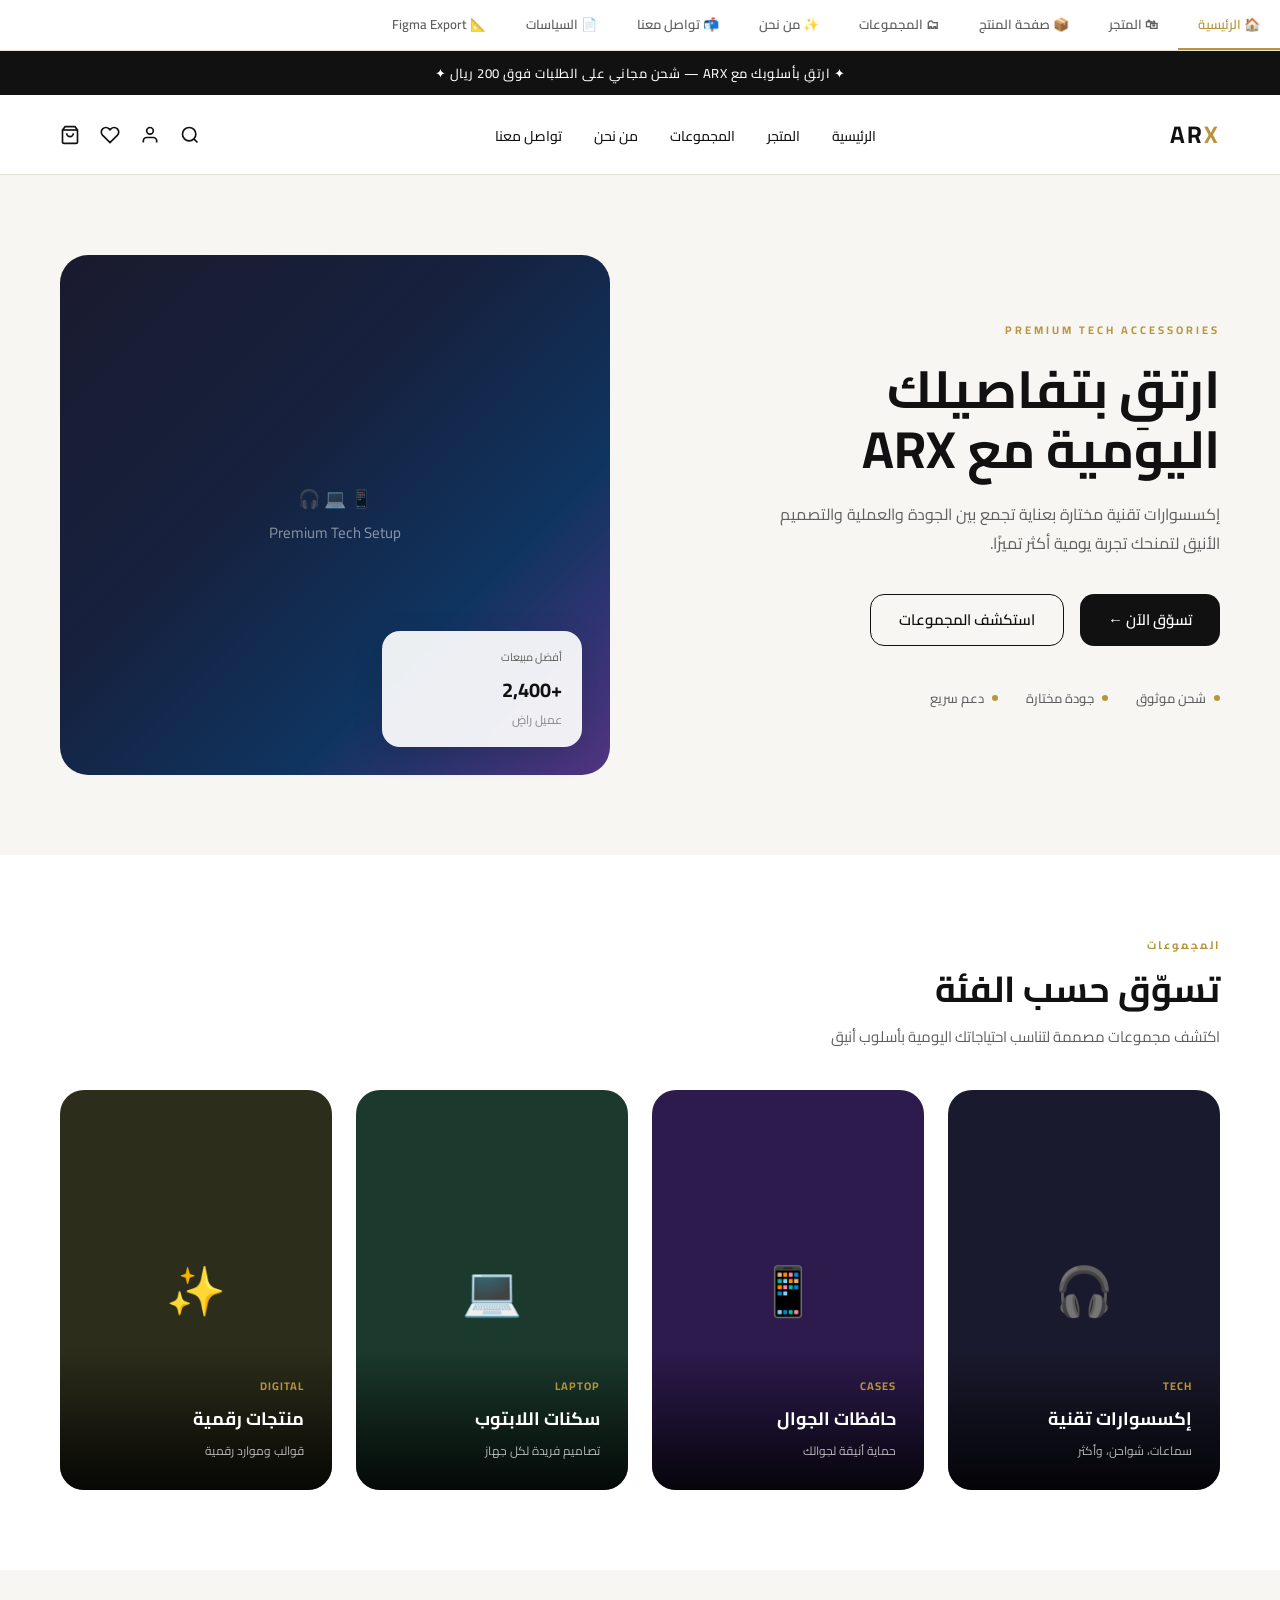
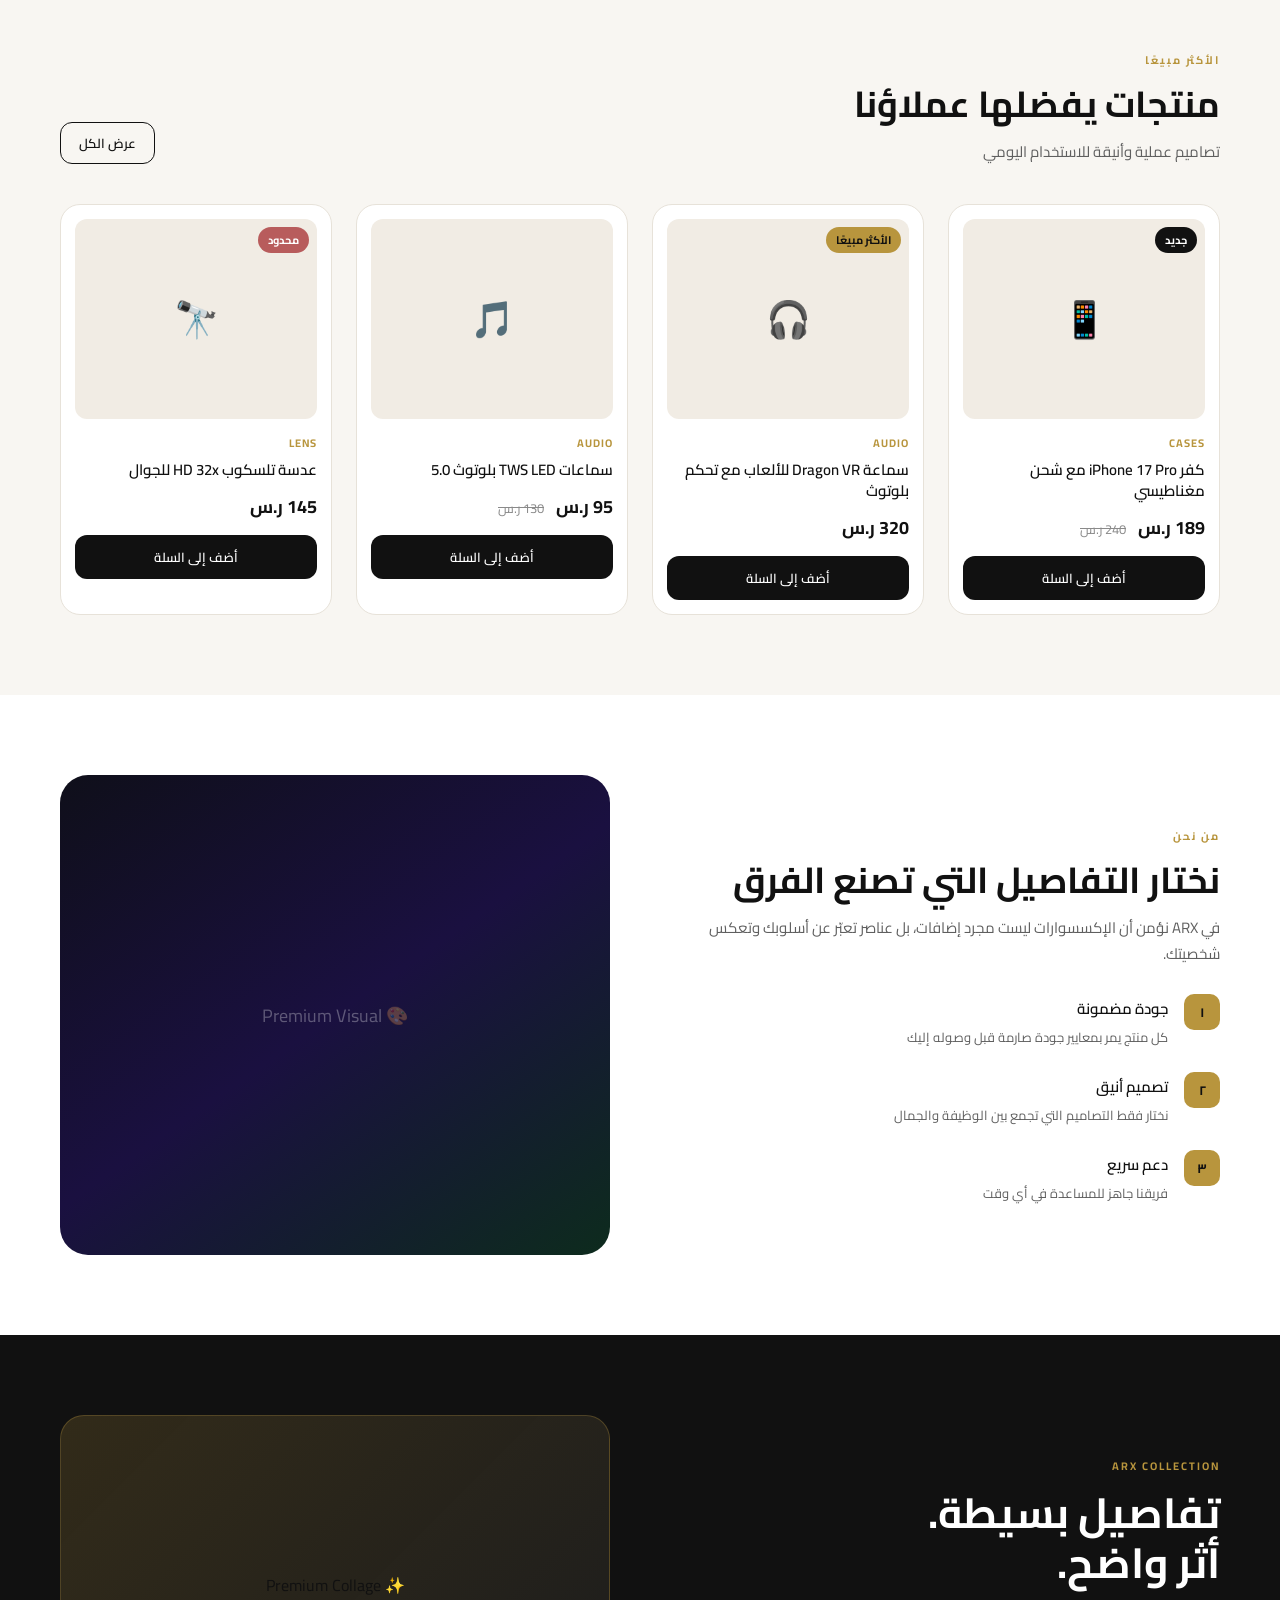
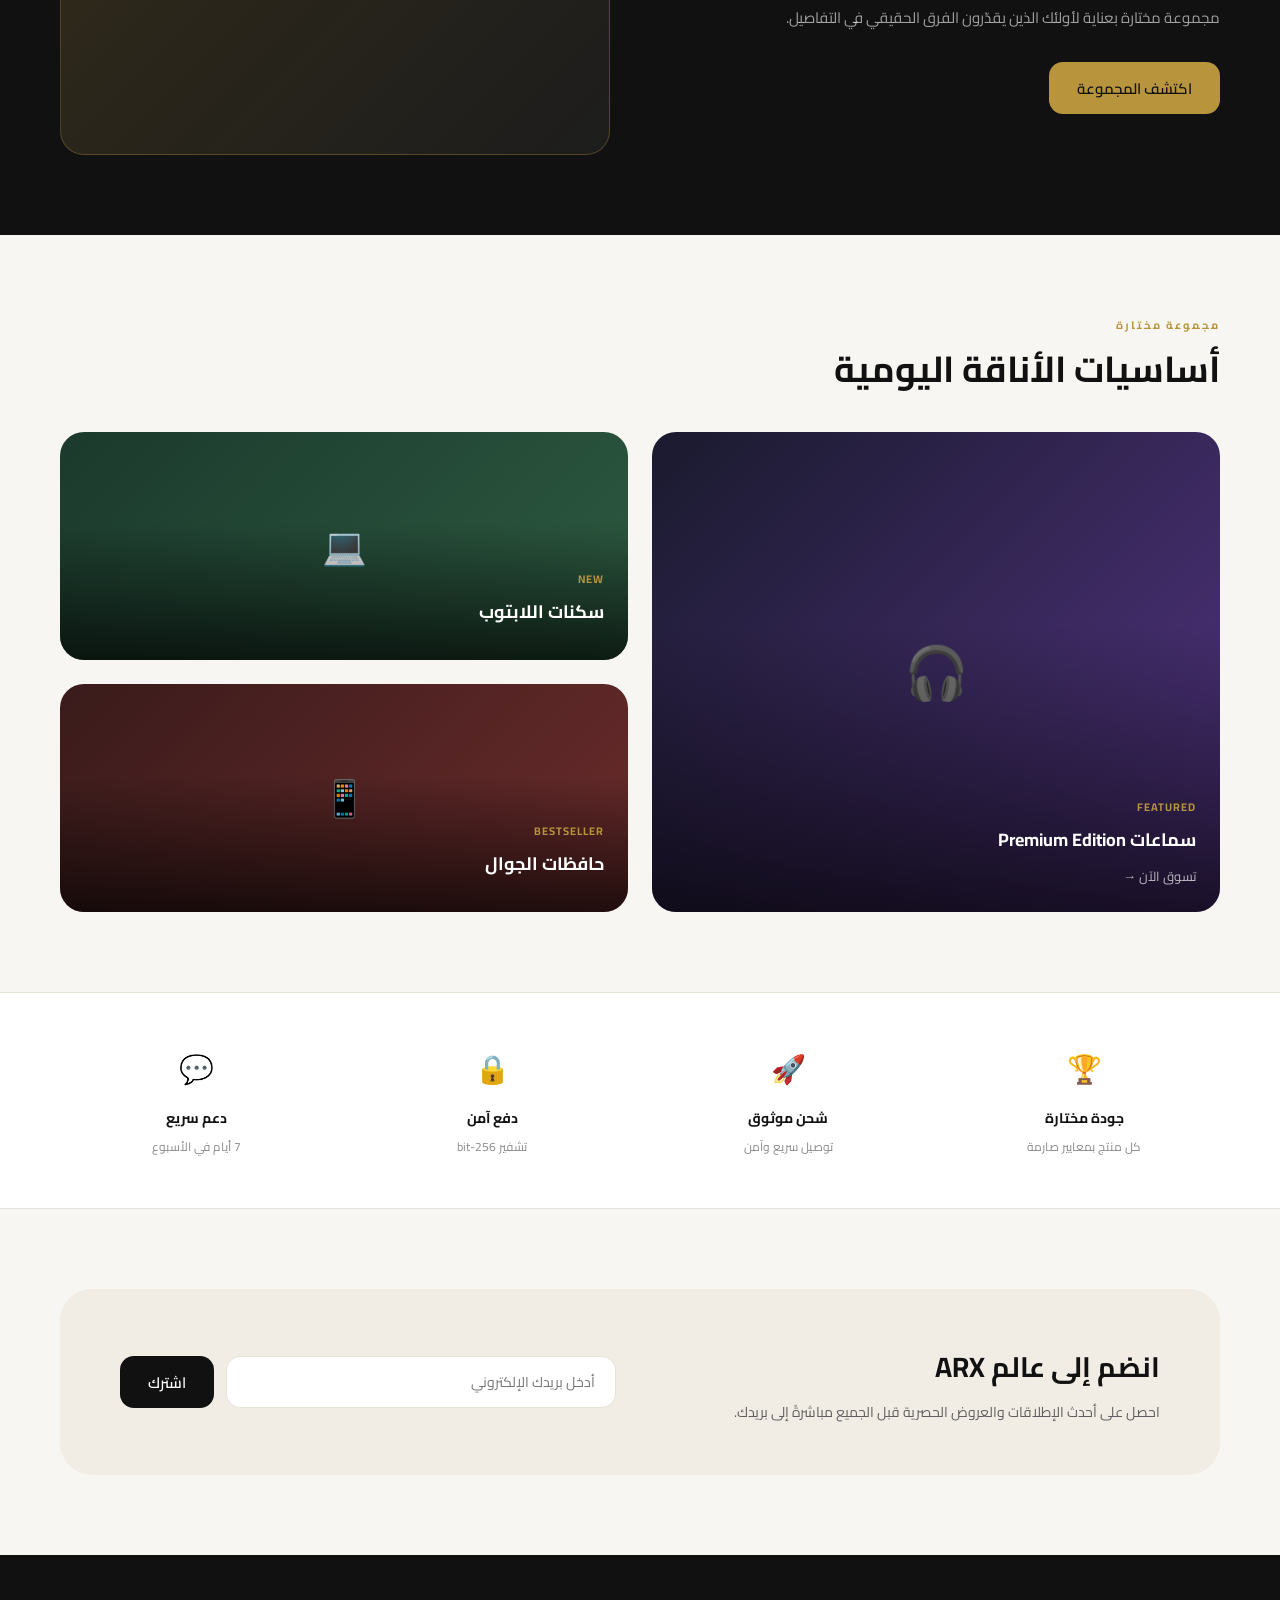
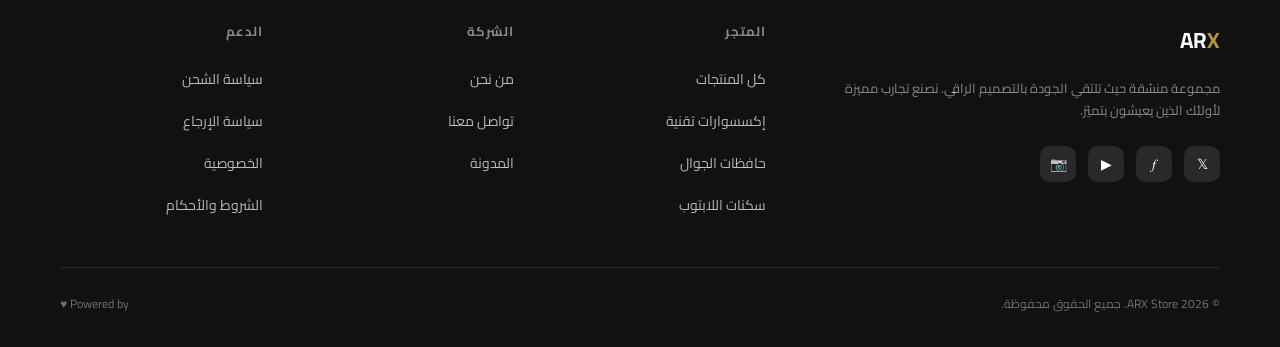
<file: test.html>
<!DOCTYPE html>
<html lang="ar" dir="rtl">
<head>
<meta charset="UTF-8">
<meta name="viewport" content="width=device-width, initial-scale=1.0">
<title>ARX — Premium Tech Accessories Redesign</title>
<style>
  @import url('https://fonts.googleapis.com/css2?family=Cairo:wght@400;500;600;700&display=swap');

  *{margin:0;padding:0;box-sizing:border-box;}
  :root{
    --black:#111111;--soft-black:#1C1C1C;--white:#FFFFFF;--warm-white:#F8F6F2;
    --gold:#B8953D;--gold-hover:#A78633;--beige:#E9E2D8;
    --gray:#5F5F5F;--gray2:#8A8A8A;--border:#E7E2D9;--card-bg:#F1ECE4;
    --success:#5E7A64;--error:#B85C5C;
    --r12:12px;--r18:18px;--r24:24px;--r32:32px;
  }
  body{font-family:'Cairo',sans-serif;background:var(--warm-white);color:var(--black);overflow-x:hidden;}

  /* NAV */
  .nav-tabs{display:flex;gap:0;border-bottom:1px solid var(--border);background:#fff;position:sticky;top:0;z-index:999;overflow-x:auto;}
  .nav-tabs button{padding:12px 20px;border:none;background:none;cursor:pointer;font-family:'Cairo',sans-serif;font-size:13px;font-weight:600;color:var(--gray);white-space:nowrap;border-bottom:2px solid transparent;transition:.2s;}
  .nav-tabs button.active{color:var(--gold);border-bottom:2px solid var(--gold);}

  .page{display:none;}
  .page.active{display:block;}

  /* ANNOUNCEMENT */
  .announcement{background:var(--black);color:#fff;text-align:center;padding:10px 20px;font-size:13px;font-weight:500;letter-spacing:.5px;}

  /* NAVBAR */
  .navbar{background:#fff;border-bottom:1px solid var(--border);padding:0 60px;display:flex;align-items:center;justify-content:space-between;height:80px;position:sticky;top:42px;z-index:990;}
  .navbar-logo{font-size:24px;font-weight:700;letter-spacing:2px;color:var(--black);}
  .navbar-logo span{color:var(--gold);}
  .navbar-links{display:flex;gap:32px;list-style:none;}
  .navbar-links a{text-decoration:none;color:var(--black);font-size:14px;font-weight:500;transition:.2s;}
  .navbar-links a:hover{color:var(--gold);}
  .navbar-icons{display:flex;gap:20px;align-items:center;}
  .navbar-icons svg{width:20px;height:20px;stroke:var(--black);fill:none;cursor:pointer;transition:.2s;}
  .navbar-icons svg:hover{stroke:var(--gold);}

  /* BUTTONS */
  .btn-primary{display:inline-flex;align-items:center;gap:8px;padding:0 28px;height:52px;border-radius:14px;background:var(--black);color:#fff;font-family:'Cairo',sans-serif;font-size:15px;font-weight:600;border:none;cursor:pointer;transition:.2s;}
  .btn-primary:hover{background:#333;}
  .btn-secondary{display:inline-flex;align-items:center;gap:8px;padding:0 28px;height:52px;border-radius:14px;background:transparent;color:var(--black);font-family:'Cairo',sans-serif;font-size:15px;font-weight:600;border:1.5px solid var(--black);cursor:pointer;transition:.2s;}
  .btn-secondary:hover{background:var(--black);color:#fff;}
  .btn-gold{display:inline-flex;align-items:center;gap:8px;padding:0 28px;height:52px;border-radius:14px;background:var(--gold);color:var(--black);font-family:'Cairo',sans-serif;font-size:15px;font-weight:600;border:none;cursor:pointer;transition:.2s;}
  .btn-gold:hover{background:var(--gold-hover);}
  .btn-outline-sm{padding:0 18px;height:42px;border-radius:12px;background:transparent;color:var(--black);font-family:'Cairo',sans-serif;font-size:13px;font-weight:600;border:1px solid var(--black);cursor:pointer;}

  /* SECTION LABEL */
  .section-label{font-size:11px;font-weight:700;letter-spacing:2px;color:var(--gold);text-transform:uppercase;margin-bottom:12px;}
  .section-title{font-size:36px;font-weight:700;line-height:1.25;margin-bottom:12px;}
  .section-subtitle{font-size:15px;color:var(--gray);line-height:1.7;}

  /* HERO */
  .hero{padding:80px 60px;display:grid;grid-template-columns:1fr 1fr;gap:60px;align-items:center;min-height:600px;background:var(--warm-white);}
  .hero-content{max-width:480px;}
  .hero-eyebrow{font-size:11px;font-weight:700;letter-spacing:3px;color:var(--gold);text-transform:uppercase;margin-bottom:20px;}
  .hero-title{font-size:52px;font-weight:700;line-height:1.15;margin-bottom:20px;color:var(--black);}
  .hero-subtitle{font-size:16px;color:var(--gray);line-height:1.8;margin-bottom:36px;}
  .hero-btns{display:flex;gap:16px;margin-bottom:40px;flex-wrap:wrap;}
  .hero-trust{display:flex;gap:28px;flex-wrap:wrap;}
  .trust-item{display:flex;align-items:center;gap:8px;font-size:13px;color:var(--gray);font-weight:500;}
  .trust-dot{width:6px;height:6px;border-radius:50%;background:var(--gold);}
  .hero-image-wrap{position:relative;height:520px;}
  .hero-image{width:100%;height:100%;border-radius:28px;background:linear-gradient(135deg,#1a1a2e 0%,#16213e 40%,#0f3460 70%,#533483 100%);display:flex;align-items:center;justify-content:center;overflow:hidden;}
  .hero-image-placeholder{color:#fff;font-size:18px;opacity:.5;text-align:center;}
  .hero-card{position:absolute;bottom:28px;right:28px;background:rgba(255,255,255,.92);backdrop-filter:blur(12px);border-radius:18px;padding:16px 20px;width:200px;box-shadow:0 8px 32px rgba(0,0,0,.12);}
  .hero-card-label{font-size:11px;color:var(--gray);margin-bottom:4px;}
  .hero-card-value{font-size:20px;font-weight:700;}
  .hero-card-sub{font-size:12px;color:var(--gray2);}

  /* CATEGORY SECTION */
  .section-full{padding:80px 60px;}
  .section-bg-white{background:#fff;}
  .section-bg-warm{background:var(--warm-white);}
  .section-bg-black{background:var(--black);}
  .section-head{display:flex;justify-content:space-between;align-items:flex-end;margin-bottom:40px;}
  .section-head-left{max-width:480px;}

  /* CATEGORY CARDS */
  .cat-grid{display:grid;grid-template-columns:repeat(4,1fr);gap:24px;}
  .cat-card{height:400px;border-radius:24px;overflow:hidden;position:relative;cursor:pointer;transition:.3s;}
  .cat-card:hover{transform:translateY(-6px);}
  .cat-card-bg{width:100%;height:100%;display:flex;align-items:center;justify-content:center;font-size:48px;}
  .cat-card-overlay{position:absolute;bottom:0;left:0;right:0;padding:28px;background:linear-gradient(to top,rgba(0,0,0,.85) 0%,transparent 100%);}
  .cat-card-tag{font-size:11px;color:var(--gold);font-weight:700;letter-spacing:1px;margin-bottom:6px;}
  .cat-card-title{font-size:18px;font-weight:700;color:#fff;margin-bottom:4px;}
  .cat-card-desc{font-size:12px;color:rgba(255,255,255,.7);}
  .cat-colors{background:#1a1a2e;} .cat-c2{background:#2d1b4e;} .cat-c3{background:#1b3a2d;} .cat-c4{background:#2d2d1b;}

  /* PRODUCT CARDS */
  .prod-grid{display:grid;grid-template-columns:repeat(4,1fr);gap:24px;}
  .prod-card{background:#fff;border-radius:20px;border:1px solid var(--border);padding:14px;cursor:pointer;transition:.3s;position:relative;}
  .prod-card:hover{transform:translateY(-4px);box-shadow:0 12px 40px rgba(0,0,0,.1);}
  .prod-img{height:200px;border-radius:12px;display:flex;align-items:center;justify-content:center;font-size:36px;margin-bottom:14px;background:var(--card-bg);}
  .prod-badge{position:absolute;top:22px;right:22px;height:26px;border-radius:999px;padding:0 10px;font-size:11px;font-weight:700;display:flex;align-items:center;}
  .badge-new{background:var(--black);color:#fff;}
  .badge-best{background:var(--gold);color:var(--black);}
  .badge-limited{background:var(--error);color:#fff;}
  .prod-cat{font-size:11px;color:var(--gold);font-weight:700;letter-spacing:1px;margin-bottom:6px;}
  .prod-name{font-size:15px;font-weight:600;margin-bottom:10px;line-height:1.4;}
  .prod-price{font-size:18px;font-weight:700;margin-bottom:12px;}
  .prod-price span{font-size:13px;color:var(--gray2);font-weight:400;margin-right:8px;text-decoration:line-through;}
  .prod-add{width:100%;height:44px;border-radius:12px;background:var(--black);color:#fff;font-family:'Cairo',sans-serif;font-size:13px;font-weight:600;border:none;cursor:pointer;transition:.2s;}
  .prod-add:hover{background:var(--gold);color:var(--black);}

  /* FEATURE CARDS */
  .feat-grid{display:grid;grid-template-columns:repeat(4,1fr);gap:20px;margin-top:40px;}
  .feat-card{background:#fff;border-radius:20px;padding:28px 24px;border:1px solid var(--border);}
  .feat-icon{width:48px;height:48px;border-radius:14px;background:var(--card-bg);display:flex;align-items:center;justify-content:center;font-size:22px;margin-bottom:16px;}
  .feat-title{font-size:15px;font-weight:700;margin-bottom:8px;}
  .feat-desc{font-size:13px;color:var(--gray);line-height:1.6;}

  /* WHY ARX */
  .why-grid{display:grid;grid-template-columns:1fr 1fr;gap:60px;align-items:center;}
  .why-items{display:flex;flex-direction:column;gap:24px;margin-top:28px;}
  .why-item{display:flex;gap:16px;align-items:flex-start;}
  .why-num{width:36px;height:36px;border-radius:10px;background:var(--gold);color:var(--black);font-weight:700;font-size:13px;display:flex;align-items:center;justify-content:center;flex-shrink:0;}
  .why-item-title{font-size:15px;font-weight:600;margin-bottom:4px;}
  .why-item-desc{font-size:13px;color:var(--gray);line-height:1.6;}
  .why-image{height:480px;border-radius:28px;background:linear-gradient(145deg,#0f0f1a,#1a1040,#0d2b1d);display:flex;align-items:center;justify-content:center;font-size:18px;color:rgba(255,255,255,.3);}

  /* PREMIUM BANNER */
  .premium-banner{padding:80px 60px;display:grid;grid-template-columns:1fr 1fr;gap:60px;align-items:center;}
  .premium-text .section-label{color:var(--gold);}
  .premium-title{font-size:42px;font-weight:700;line-height:1.2;margin-bottom:16px;color:#fff;}
  .premium-desc{font-size:15px;color:rgba(255,255,255,.6);margin-bottom:32px;line-height:1.7;}
  .premium-visual{height:340px;border-radius:24px;background:linear-gradient(135deg,rgba(184,149,61,.2),rgba(255,255,255,.05));border:1px solid rgba(184,149,61,.3);display:flex;align-items:center;justify-content:center;}

  /* TRUST BAR */
  .trust-bar{display:grid;grid-template-columns:repeat(4,1fr);gap:24px;padding:50px 60px;background:#fff;border-top:1px solid var(--border);border-bottom:1px solid var(--border);}
  .trust-item-center{text-align:center;}
  .trust-icon{font-size:28px;margin-bottom:10px;}
  .trust-name{font-size:14px;font-weight:700;margin-bottom:4px;}
  .trust-desc-sm{font-size:12px;color:var(--gray2);}

  /* NEWSLETTER */
  .newsletter{padding:80px 60px;}
  .newsletter-box{background:var(--card-bg);border-radius:32px;padding:52px 60px;display:grid;grid-template-columns:1fr 1fr;gap:48px;align-items:center;}
  .nl-title{font-size:28px;font-weight:700;margin-bottom:8px;}
  .nl-desc{font-size:14px;color:var(--gray);line-height:1.6;}
  .nl-form{display:flex;gap:12px;}
  .nl-input{flex:1;height:52px;border-radius:14px;border:1px solid var(--border);padding:0 20px;font-family:'Cairo',sans-serif;font-size:14px;background:#fff;outline:none;}
  .nl-input:focus{border-color:var(--gold);}

  /* FOOTER */
  .footer{background:var(--black);color:#fff;padding:64px 60px 32px;}
  .footer-grid{display:grid;grid-template-columns:2fr 1fr 1fr 1fr;gap:48px;margin-bottom:48px;}
  .footer-brand{font-size:22px;font-weight:700;margin-bottom:16px;}
  .footer-brand span{color:var(--gold);}
  .footer-tagline{font-size:13px;color:rgba(255,255,255,.5);line-height:1.7;margin-bottom:24px;}
  .footer-social{display:flex;gap:12px;}
  .social-btn{width:36px;height:36px;border-radius:10px;background:rgba(255,255,255,.1);display:flex;align-items:center;justify-content:center;cursor:pointer;font-size:14px;transition:.2s;}
  .social-btn:hover{background:var(--gold);color:var(--black);}
  .footer-col-title{font-size:13px;font-weight:700;color:rgba(255,255,255,.5);letter-spacing:1px;text-transform:uppercase;margin-bottom:20px;}
  .footer-links{list-style:none;display:flex;flex-direction:column;gap:12px;}
  .footer-links a{color:rgba(255,255,255,.7);text-decoration:none;font-size:14px;transition:.2s;}
  .footer-links a:hover{color:var(--gold);}
  .footer-bar{border-top:1px solid rgba(255,255,255,.1);padding-top:24px;display:flex;justify-content:space-between;align-items:center;font-size:12px;color:rgba(255,255,255,.4);}

  /* PAGE HEADER */
  .page-header{padding:60px 60px 40px;background:#fff;border-bottom:1px solid var(--border);}
  .breadcrumb{font-size:12px;color:var(--gray2);margin-bottom:16px;}
  .breadcrumb span{color:var(--gold);}
  .page-header h1{font-size:42px;font-weight:700;margin-bottom:8px;}
  .page-header p{font-size:15px;color:var(--gray);}

  /* SHOP */
  .shop-layout{display:grid;grid-template-columns:260px 1fr;gap:40px;padding:40px 60px;}
  .sidebar{position:sticky;top:140px;}
  .sidebar-section{margin-bottom:32px;}
  .sidebar-title{font-size:13px;font-weight:700;margin-bottom:16px;color:var(--black);}
  .filter-item{display:flex;align-items:center;gap:10px;margin-bottom:10px;cursor:pointer;font-size:13px;color:var(--gray);}
  .filter-check{width:16px;height:16px;border-radius:4px;border:1.5px solid var(--border);display:flex;align-items:center;justify-content:center;flex-shrink:0;}
  .filter-check.checked{background:var(--black);border-color:var(--black);color:#fff;font-size:10px;}
  .filter-sort{display:flex;align-items:center;justify-content:space-between;padding:12px 60px;background:#fff;border-bottom:1px solid var(--border);font-size:13px;}
  .sort-select{padding:6px 12px;border-radius:8px;border:1px solid var(--border);font-family:'Cairo',sans-serif;font-size:12px;}
  .shop-grid{display:grid;grid-template-columns:repeat(3,1fr);gap:24px;}

  /* PRODUCT PAGE */
  .product-layout{display:grid;grid-template-columns:1fr 1fr;gap:60px;padding:48px 60px;}
  .prod-gallery-main{height:520px;border-radius:24px;background:var(--card-bg);display:flex;align-items:center;justify-content:center;font-size:64px;margin-bottom:16px;}
  .prod-thumbs{display:grid;grid-template-columns:repeat(4,1fr);gap:12px;}
  .prod-thumb{height:80px;border-radius:12px;background:var(--card-bg);display:flex;align-items:center;justify-content:center;font-size:24px;cursor:pointer;border:2px solid transparent;transition:.2s;}
  .prod-thumb.active{border-color:var(--gold);}
  .prod-detail-cat{font-size:11px;color:var(--gold);font-weight:700;letter-spacing:2px;margin-bottom:12px;}
  .prod-detail-title{font-size:32px;font-weight:700;margin-bottom:16px;line-height:1.25;}
  .prod-detail-price{font-size:36px;font-weight:700;margin-bottom:20px;}
  .prod-detail-price .original{font-size:18px;color:var(--gray2);text-decoration:line-through;font-weight:400;margin-right:12px;}
  .prod-desc{font-size:14px;color:var(--gray);line-height:1.8;margin-bottom:28px;padding-bottom:28px;border-bottom:1px solid var(--border);}
  .variant-label{font-size:12px;font-weight:700;margin-bottom:10px;}
  .variant-options{display:flex;gap:10px;margin-bottom:24px;flex-wrap:wrap;}
  .variant-btn{padding:8px 16px;border-radius:10px;border:1.5px solid var(--border);font-family:'Cairo',sans-serif;font-size:13px;cursor:pointer;background:#fff;transition:.2s;}
  .variant-btn.active{border-color:var(--black);background:var(--black);color:#fff;}
  .qty-row{display:flex;align-items:center;gap:12px;margin-bottom:24px;}
  .qty-ctrl{display:flex;align-items:center;border:1.5px solid var(--border);border-radius:12px;overflow:hidden;}
  .qty-btn{width:40px;height:44px;border:none;background:none;font-size:18px;cursor:pointer;}
  .qty-val{width:48px;text-align:center;font-size:15px;font-weight:600;}
  .prod-actions{display:flex;flex-direction:column;gap:12px;margin-bottom:28px;}
  .btn-cart{width:100%;height:54px;border-radius:14px;background:var(--black);color:#fff;font-family:'Cairo',sans-serif;font-size:16px;font-weight:700;border:none;cursor:pointer;transition:.2s;}
  .btn-cart:hover{background:var(--soft-black);}
  .btn-buy{width:100%;height:54px;border-radius:14px;background:var(--gold);color:var(--black);font-family:'Cairo',sans-serif;font-size:16px;font-weight:700;border:none;cursor:pointer;}
  .prod-trust-row{display:flex;gap:20px;flex-wrap:wrap;}
  .prod-trust-tag{display:flex;align-items:center;gap:6px;font-size:12px;color:var(--gray);}

  /* TABS */
  .tabs{border-bottom:1px solid var(--border);display:flex;gap:0;padding:0 60px;background:#fff;}
  .tab-btn{padding:16px 24px;border:none;background:none;font-family:'Cairo',sans-serif;font-size:14px;font-weight:600;cursor:pointer;color:var(--gray);border-bottom:2px solid transparent;transition:.2s;}
  .tab-btn.active{color:var(--black);border-bottom-color:var(--black);}
  .tab-content{padding:40px 60px;background:#fff;}
  .tab-panel{display:none;}
  .tab-panel.active{display:block;}
  .policy-block{background:#fff;border:1px solid var(--border);border-radius:18px;padding:28px;margin-bottom:20px;}
  .policy-block h3{font-size:16px;font-weight:700;margin-bottom:12px;}
  .policy-block p{font-size:14px;color:var(--gray);line-height:1.8;}

  /* ABOUT */
  .about-hero{padding:80px 60px;display:grid;grid-template-columns:1fr 1fr;gap:60px;align-items:center;background:#fff;}
  .about-hero-title{font-size:52px;font-weight:700;line-height:1.15;margin-bottom:20px;}
  .about-hero-desc{font-size:16px;color:var(--gray);line-height:1.8;}
  .about-image{height:440px;border-radius:28px;background:linear-gradient(135deg,#1a1a2e,#533483);display:flex;align-items:center;justify-content:center;}
  .values-section{padding:80px 60px;background:var(--warm-white);}
  .values-grid{display:grid;grid-template-columns:repeat(4,1fr);gap:24px;margin-top:48px;}
  .value-card{background:#fff;border-radius:20px;padding:32px 24px;border:1px solid var(--border);text-align:center;}
  .value-icon{font-size:36px;margin-bottom:16px;}
  .value-title{font-size:16px;font-weight:700;margin-bottom:8px;}
  .value-desc{font-size:13px;color:var(--gray);line-height:1.6;}

  /* CONTACT */
  .contact-layout{display:grid;grid-template-columns:1fr 1.5fr;gap:48px;padding:48px 60px;}
  .contact-cards{display:flex;flex-direction:column;gap:16px;}
  .contact-card{background:#fff;border:1px solid var(--border);border-radius:18px;padding:24px;display:flex;gap:16px;align-items:flex-start;}
  .contact-icon{width:44px;height:44px;border-radius:14px;background:var(--card-bg);display:flex;align-items:center;justify-content:center;font-size:20px;flex-shrink:0;}
  .contact-card-title{font-size:14px;font-weight:700;margin-bottom:4px;}
  .contact-card-val{font-size:13px;color:var(--gray);}
  .contact-form-wrap{background:#fff;border:1px solid var(--border);border-radius:24px;padding:36px;}
  .form-row{display:grid;grid-template-columns:1fr 1fr;gap:16px;margin-bottom:16px;}
  .form-group{display:flex;flex-direction:column;gap:6px;margin-bottom:16px;}
  .form-label{font-size:12px;font-weight:700;color:var(--gray);}
  .form-input{height:52px;border-radius:14px;border:1px solid var(--border);padding:0 16px;font-family:'Cairo',sans-serif;font-size:14px;outline:none;transition:.2s;}
  .form-input:focus{border-color:var(--gold);}
  .form-textarea{height:140px;border-radius:14px;border:1px solid var(--border);padding:16px;font-family:'Cairo',sans-serif;font-size:14px;outline:none;resize:none;width:100%;transition:.2s;}
  .form-textarea:focus{border-color:var(--gold);}

  /* POLICIES */
  .policies-layout{display:grid;grid-template-columns:220px 1fr;gap:48px;padding:48px 60px;}
  .policy-nav{position:sticky;top:140px;}
  .policy-nav-item{display:block;padding:10px 14px;border-radius:10px;font-size:13px;font-weight:600;color:var(--gray);cursor:pointer;text-decoration:none;transition:.2s;margin-bottom:4px;}
  .policy-nav-item:hover,.policy-nav-item.active{background:var(--card-bg);color:var(--black);}
  .policy-nav-item.active{color:var(--gold);}

  /* DIVIDER */
  .section-divider{height:1px;background:var(--border);margin:0 60px;}

  /* FEATURED */
  .featured-grid{display:grid;grid-template-columns:1fr 1fr;gap:24px;}
  .feat-large{height:480px;border-radius:24px;overflow:hidden;position:relative;cursor:pointer;}
  .feat-stack{display:flex;flex-direction:column;gap:24px;}
  .feat-small{height:228px;border-radius:24px;overflow:hidden;position:relative;cursor:pointer;}
  .feat-card-bg{width:100%;height:100%;display:flex;align-items:center;justify-content:center;font-size:52px;}
  .feat-card-bg-sm{width:100%;height:100%;display:flex;align-items:center;justify-content:center;font-size:36px;}
  .feat-overlay{position:absolute;inset:0;background:linear-gradient(to top,rgba(0,0,0,.7) 0%,transparent 60%);padding:24px;display:flex;flex-direction:column;justify-content:flex-end;}
  .feat-overlay-label{font-size:11px;color:var(--gold);font-weight:700;letter-spacing:1px;margin-bottom:6px;}
  .feat-overlay-title{font-size:18px;font-weight:700;color:#fff;margin-bottom:8px;}
  .feat-overlay-link{font-size:13px;color:rgba(255,255,255,.7);}

  /* PAGINATION */
  .pagination{display:flex;justify-content:center;gap:8px;padding:40px 0;}
  .page-btn{width:40px;height:40px;border-radius:10px;border:1px solid var(--border);background:#fff;font-family:'Cairo',sans-serif;font-size:14px;cursor:pointer;transition:.2s;}
  .page-btn.active{background:var(--black);color:#fff;border-color:var(--black);}
  .page-btn:hover:not(.active){background:var(--card-bg);}

  /* FIGMA EXPORT */
  .figma-banner{background:linear-gradient(135deg,#1a1a2e,#533483);color:#fff;padding:24px 60px;display:flex;align-items:center;justify-content:space-between;}
  .figma-text h3{font-size:18px;font-weight:700;margin-bottom:4px;}
  .figma-text p{font-size:13px;opacity:.7;}
  .figma-btn{padding:0 28px;height:46px;border-radius:12px;background:var(--gold);color:var(--black);font-family:'Cairo',sans-serif;font-weight:700;font-size:14px;border:none;cursor:pointer;}

  /* COLLECTIONS */
  .collections-grid{display:grid;grid-template-columns:repeat(3,1fr);gap:28px;padding:40px 60px;}
  .coll-card{border-radius:24px;overflow:hidden;height:380px;position:relative;cursor:pointer;transition:.3s;}
  .coll-card:hover{transform:translateY(-6px);}
  .coll-bg{width:100%;height:100%;display:flex;align-items:center;justify-content:center;font-size:56px;}
  .coll-overlay{position:absolute;inset:0;background:linear-gradient(to top,rgba(0,0,0,.82) 0%,transparent 55%);padding:28px;display:flex;flex-direction:column;justify-content:flex-end;}
  .coll-tag{font-size:11px;color:var(--gold);font-weight:700;letter-spacing:1px;margin-bottom:8px;}
  .coll-title{font-size:22px;font-weight:700;color:#fff;margin-bottom:8px;}
  .coll-desc{font-size:13px;color:rgba(255,255,255,.65);margin-bottom:16px;}
  .coll-cta{display:inline-flex;align-items:center;gap:6px;font-size:13px;font-weight:700;color:#fff;border-bottom:1px solid rgba(255,255,255,.4);padding-bottom:2px;}
</style>
</head>
<body>

<!-- PAGE NAVIGATION TABS -->
<div class="nav-tabs">
  <button class="active" onclick="showPage('home',this)">🏠 الرئيسية</button>
  <button onclick="showPage('shop',this)">🛍 المتجر</button>
  <button onclick="showPage('product',this)">📦 صفحة المنتج</button>
  <button onclick="showPage('collections',this)">🗂 المجموعات</button>
  <button onclick="showPage('about',this)">✨ من نحن</button>
  <button onclick="showPage('contact',this)">📬 تواصل معنا</button>
  <button onclick="showPage('policies',this)">📄 السياسات</button>
  <button onclick="showPage('figma',this)">📐 Figma Export</button>
</div>

<!-- ===== HOME ===== -->
<div id="page-home" class="page active">

  <div class="announcement">✦ ارتقِ بأسلوبك مع ARX — شحن مجاني على الطلبات فوق 200 ريال ✦</div>

  <nav class="navbar">
    <div class="navbar-logo">AR<span>X</span></div>
    <ul class="navbar-links">
      <li><a href="#">الرئيسية</a></li>
      <li><a href="#">المتجر</a></li>
      <li><a href="#">المجموعات</a></li>
      <li><a href="#">من نحن</a></li>
      <li><a href="#">تواصل معنا</a></li>
    </ul>
    <div class="navbar-icons">
      <svg viewBox="0 0 24 24" stroke-width="2"><circle cx="11" cy="11" r="8"/><path d="M21 21l-4.35-4.35"/></svg>
      <svg viewBox="0 0 24 24" stroke-width="2"><path d="M20 21v-2a4 4 0 0 0-4-4H8a4 4 0 0 0-4 4v2"/><circle cx="12" cy="7" r="4"/></svg>
      <svg viewBox="0 0 24 24" stroke-width="2"><path d="M20.84 4.61a5.5 5.5 0 0 0-7.78 0L12 5.67l-1.06-1.06a5.5 5.5 0 0 0-7.78 7.78l1.06 1.06L12 21.23l7.78-7.78 1.06-1.06a5.5 5.5 0 0 0 0-7.78z"/></svg>
      <svg viewBox="0 0 24 24" stroke-width="2"><path d="M6 2L3 6v14a2 2 0 0 0 2 2h14a2 2 0 0 0 2-2V6l-3-4z"/><line x1="3" y1="6" x2="21" y2="6"/><path d="M16 10a4 4 0 0 1-8 0"/></svg>
    </div>
  </nav>

  <!-- HERO -->
  <section class="hero">
    <div class="hero-content">
      <div class="hero-eyebrow">PREMIUM TECH ACCESSORIES</div>
      <h1 class="hero-title">ارتقِ بتفاصيلك اليومية مع ARX</h1>
      <p class="hero-subtitle">إكسسوارات تقنية مختارة بعناية تجمع بين الجودة والعملية والتصميم الأنيق لتمنحك تجربة يومية أكثر تميزًا.</p>
      <div class="hero-btns">
        <button class="btn-primary">تسوّق الآن ←</button>
        <button class="btn-secondary">استكشف المجموعات</button>
      </div>
      <div class="hero-trust">
        <div class="trust-item"><div class="trust-dot"></div>شحن موثوق</div>
        <div class="trust-item"><div class="trust-dot"></div>جودة مختارة</div>
        <div class="trust-item"><div class="trust-dot"></div>دعم سريع</div>
      </div>
    </div>
    <div class="hero-image-wrap">
      <div class="hero-image">
        <div class="hero-image-placeholder">📱 💻 🎧<br><small>Premium Tech Setup</small></div>
      </div>
      <div class="hero-card">
        <div class="hero-card-label">أفضل مبيعات</div>
        <div class="hero-card-value">+2,400</div>
        <div class="hero-card-sub">عميل راضٍ</div>
      </div>
    </div>
  </section>

  <!-- CATEGORIES -->
  <section class="section-full section-bg-white">
    <div class="section-head">
      <div class="section-head-left">
        <div class="section-label">المجموعات</div>
        <h2 class="section-title">تسوّق حسب الفئة</h2>
        <p class="section-subtitle">اكتشف مجموعات مصممة لتناسب احتياجاتك اليومية بأسلوب أنيق</p>
      </div>
    </div>
    <div class="cat-grid">
      <div class="cat-card cat-colors">
        <div class="cat-card-bg cat-colors">🎧</div>
        <div class="cat-card-overlay">
          <div class="cat-card-tag">TECH</div>
          <div class="cat-card-title">إكسسوارات تقنية</div>
          <div class="cat-card-desc">سماعات، شواحن، وأكثر</div>
        </div>
      </div>
      <div class="cat-card cat-c2">
        <div class="cat-card-bg cat-c2">📱</div>
        <div class="cat-card-overlay">
          <div class="cat-card-tag">CASES</div>
          <div class="cat-card-title">حافظات الجوال</div>
          <div class="cat-card-desc">حماية أنيقة لجوالك</div>
        </div>
      </div>
      <div class="cat-card cat-c3">
        <div class="cat-card-bg cat-c3">💻</div>
        <div class="cat-card-overlay">
          <div class="cat-card-tag">LAPTOP</div>
          <div class="cat-card-title">سكنات اللابتوب</div>
          <div class="cat-card-desc">تصاميم فريدة لكل جهاز</div>
        </div>
      </div>
      <div class="cat-card cat-c4">
        <div class="cat-card-bg cat-c4">✨</div>
        <div class="cat-card-overlay">
          <div class="cat-card-tag">DIGITAL</div>
          <div class="cat-card-title">منتجات رقمية</div>
          <div class="cat-card-desc">قوالب وموارد رقمية</div>
        </div>
      </div>
    </div>
  </section>

  <!-- BEST SELLERS -->
  <section class="section-full section-bg-warm">
    <div class="section-head">
      <div class="section-head-left">
        <div class="section-label">الأكثر مبيعًا</div>
        <h2 class="section-title">منتجات يفضلها عملاؤنا</h2>
        <p class="section-subtitle">تصاميم عملية وأنيقة للاستخدام اليومي</p>
      </div>
      <button class="btn-outline-sm">عرض الكل</button>
    </div>
    <div class="prod-grid">
      <div class="prod-card">
        <div class="prod-badge badge-new">جديد</div>
        <div class="prod-img">📱</div>
        <div class="prod-cat">CASES</div>
        <div class="prod-name">كفر iPhone 17 Pro مع شحن مغناطيسي</div>
        <div class="prod-price">189 ر.س <span>240 ر.س</span></div>
        <button class="prod-add">أضف إلى السلة</button>
      </div>
      <div class="prod-card">
        <div class="prod-badge badge-best">الأكثر مبيعًا</div>
        <div class="prod-img">🎧</div>
        <div class="prod-cat">AUDIO</div>
        <div class="prod-name">سماعة Dragon VR للألعاب مع تحكم بلوتوث</div>
        <div class="prod-price">320 ر.س</div>
        <button class="prod-add">أضف إلى السلة</button>
      </div>
      <div class="prod-card">
        <div class="prod-img">🎵</div>
        <div class="prod-cat">AUDIO</div>
        <div class="prod-name">سماعات TWS LED بلوتوث 5.0</div>
        <div class="prod-price">95 ر.س <span>130 ر.س</span></div>
        <button class="prod-add">أضف إلى السلة</button>
      </div>
      <div class="prod-card">
        <div class="prod-badge badge-limited">محدود</div>
        <div class="prod-img">🔭</div>
        <div class="prod-cat">LENS</div>
        <div class="prod-name">عدسة تلسكوب HD 32x للجوال</div>
        <div class="prod-price">145 ر.س</div>
        <button class="prod-add">أضف إلى السلة</button>
      </div>
    </div>
  </section>

  <!-- WHY ARX -->
  <section class="section-full section-bg-white">
    <div class="why-grid">
      <div>
        <div class="section-label">من نحن</div>
        <h2 class="section-title">نختار التفاصيل التي تصنع الفرق</h2>
        <p class="section-subtitle">في ARX نؤمن أن الإكسسوارات ليست مجرد إضافات، بل عناصر تعبّر عن أسلوبك وتعكس شخصيتك.</p>
        <div class="why-items">
          <div class="why-item">
            <div class="why-num">١</div>
            <div><div class="why-item-title">جودة مضمونة</div><div class="why-item-desc">كل منتج يمر بمعايير جودة صارمة قبل وصوله إليك</div></div>
          </div>
          <div class="why-item">
            <div class="why-num">٢</div>
            <div><div class="why-item-title">تصميم أنيق</div><div class="why-item-desc">نختار فقط التصاميم التي تجمع بين الوظيفة والجمال</div></div>
          </div>
          <div class="why-item">
            <div class="why-num">٣</div>
            <div><div class="why-item-title">دعم سريع</div><div class="why-item-desc">فريقنا جاهز للمساعدة في أي وقت</div></div>
          </div>
        </div>
      </div>
      <div class="why-image">🎨 Premium Visual</div>
    </div>
  </section>

  <!-- PREMIUM BANNER -->
  <section class="section-bg-black">
    <div class="premium-banner">
      <div class="premium-text">
        <div class="section-label">ARX COLLECTION</div>
        <h2 class="premium-title">تفاصيل بسيطة.<br>أثر واضح.</h2>
        <p class="premium-desc">مجموعة مختارة بعناية لأولئك الذين يقدّرون الفرق الحقيقي في التفاصيل.</p>
        <button class="btn-gold">اكتشف المجموعة</button>
      </div>
      <div class="premium-visual">✨ Premium Collage</div>
    </div>
  </section>

  <!-- FEATURED COLLECTION -->
  <section class="section-full section-bg-warm">
    <div style="margin-bottom:40px">
      <div class="section-label">مجموعة مختارة</div>
      <h2 class="section-title">أساسيات الأناقة اليومية</h2>
    </div>
    <div class="featured-grid">
      <div class="feat-large" style="background:linear-gradient(135deg,#1a1a2e,#533483)">
        <div class="feat-card-bg">🎧</div>
        <div class="feat-overlay">
          <div class="feat-overlay-label">FEATURED</div>
          <div class="feat-overlay-title">سماعات Premium Edition</div>
          <div class="feat-overlay-link">تسوق الآن →</div>
        </div>
      </div>
      <div class="feat-stack">
        <div class="feat-small" style="background:linear-gradient(135deg,#1b3a2d,#2d5a40)">
          <div class="feat-card-bg-sm">💻</div>
          <div class="feat-overlay">
            <div class="feat-overlay-label">NEW</div>
            <div class="feat-overlay-title">سكنات اللابتوب</div>
          </div>
        </div>
        <div class="feat-small" style="background:linear-gradient(135deg,#3a1b1b,#6b2b2b)">
          <div class="feat-card-bg-sm">📱</div>
          <div class="feat-overlay">
            <div class="feat-overlay-label">BESTSELLER</div>
            <div class="feat-overlay-title">حافظات الجوال</div>
          </div>
        </div>
      </div>
    </div>
  </section>

  <!-- TRUST BAR -->
  <div class="trust-bar">
    <div class="trust-item-center"><div class="trust-icon">🏆</div><div class="trust-name">جودة مختارة</div><div class="trust-desc-sm">كل منتج بمعايير صارمة</div></div>
    <div class="trust-item-center"><div class="trust-icon">🚀</div><div class="trust-name">شحن موثوق</div><div class="trust-desc-sm">توصيل سريع وآمن</div></div>
    <div class="trust-item-center"><div class="trust-icon">🔒</div><div class="trust-name">دفع آمن</div><div class="trust-desc-sm">تشفير 256-bit</div></div>
    <div class="trust-item-center"><div class="trust-icon">💬</div><div class="trust-name">دعم سريع</div><div class="trust-desc-sm">7 أيام في الأسبوع</div></div>
  </div>

  <!-- NEWSLETTER -->
  <div class="newsletter section-bg-warm">
    <div class="newsletter-box">
      <div>
        <h3 class="nl-title">انضم إلى عالم ARX</h3>
        <p class="nl-desc">احصل على أحدث الإطلاقات والعروض الحصرية قبل الجميع مباشرةً إلى بريدك.</p>
      </div>
      <div>
        <div class="nl-form">
          <input class="nl-input" type="email" placeholder="أدخل بريدك الإلكتروني" />
          <button class="btn-primary">اشترك</button>
        </div>
      </div>
    </div>
  </div>

  <!-- FOOTER -->
  <footer class="footer">
    <div class="footer-grid">
      <div>
        <div class="footer-brand">AR<span>X</span></div>
        <p class="footer-tagline">مجموعة منسّقة حيث تلتقي الجودة بالتصميم الراقي. نصنع تجارب مميزة لأولئك الذين يعيشون بتميّز.</p>
        <div class="footer-social">
          <div class="social-btn">𝕏</div>
          <div class="social-btn">𝑓</div>
          <div class="social-btn">▶</div>
          <div class="social-btn">📷</div>
        </div>
      </div>
      <div>
        <div class="footer-col-title">المتجر</div>
        <ul class="footer-links">
          <li><a href="#">كل المنتجات</a></li>
          <li><a href="#">إكسسوارات تقنية</a></li>
          <li><a href="#">حافظات الجوال</a></li>
          <li><a href="#">سكنات اللابتوب</a></li>
        </ul>
      </div>
      <div>
        <div class="footer-col-title">الشركة</div>
        <ul class="footer-links">
          <li><a href="#">من نحن</a></li>
          <li><a href="#">تواصل معنا</a></li>
          <li><a href="#">المدونة</a></li>
        </ul>
      </div>
      <div>
        <div class="footer-col-title">الدعم</div>
        <ul class="footer-links">
          <li><a href="#">سياسة الشحن</a></li>
          <li><a href="#">سياسة الإرجاع</a></li>
          <li><a href="#">الخصوصية</a></li>
          <li><a href="#">الشروط والأحكام</a></li>
        </ul>
      </div>
    </div>
    <div class="footer-bar">
      <span>© 2026 ARX Store. جميع الحقوق محفوظة.</span>
      <span>Powered by ♥</span>
    </div>
  </footer>
</div>

<!-- ===== SHOP ===== -->
<div id="page-shop" class="page">
  <div class="announcement">✦ تسوق الآن واستمتع بشحن مجاني على الطلبات فوق 200 ريال ✦</div>
  <nav class="navbar">
    <div class="navbar-logo">AR<span>X</span></div>
    <ul class="navbar-links"><li><a href="#">الرئيسية</a></li><li><a href="#" style="color:var(--gold)">المتجر</a></li><li><a href="#">المجموعات</a></li><li><a href="#">من نحن</a></li></ul>
    <div class="navbar-icons"><svg viewBox="0 0 24 24" stroke-width="2"><circle cx="11" cy="11" r="8"/><path d="M21 21l-4.35-4.35"/></svg></div>
  </nav>
  <div class="page-header">
    <div class="breadcrumb">الرئيسية <span>/ المتجر</span></div>
    <h1>المتجر</h1>
    <p>اكتشف مجموعتنا المختارة من الإكسسوارات التقنية الراقية</p>
  </div>
  <div class="filter-sort">
    <div style="display:flex;gap:12px;align-items:center;flex-wrap:wrap">
      <span style="font-weight:700;font-size:13px">تصفية:</span>
      <button class="btn-outline-sm" style="height:34px;font-size:12px;padding:0 14px">إكسسوارات تقنية</button>
      <button class="btn-outline-sm" style="height:34px;font-size:12px;padding:0 14px">حافظات</button>
      <button class="btn-outline-sm" style="height:34px;font-size:12px;padding:0 14px">سكنات</button>
    </div>
    <select class="sort-select"><option>الأحدث</option><option>الأعلى سعرًا</option><option>الأقل سعرًا</option></select>
  </div>
  <div class="shop-layout">
    <aside class="sidebar">
      <div class="sidebar-section">
        <div class="sidebar-title">الفئة</div>
        <div class="filter-item"><div class="filter-check checked">✓</div>الكل (48)</div>
        <div class="filter-item"><div class="filter-check"></div>إكسسوارات تقنية (20)</div>
        <div class="filter-item"><div class="filter-check"></div>حافظات الجوال (14)</div>
        <div class="filter-item"><div class="filter-check"></div>سكنات اللابتوب (8)</div>
        <div class="filter-item"><div class="filter-check"></div>منتجات رقمية (6)</div>
      </div>
      <div class="sidebar-section">
        <div class="sidebar-title">السعر</div>
        <div class="filter-item"><div class="filter-check"></div>أقل من 100 ريال</div>
        <div class="filter-item"><div class="filter-check checked">✓</div>100 - 300 ريال</div>
        <div class="filter-item"><div class="filter-check"></div>أكثر من 300 ريال</div>
      </div>
      <div class="sidebar-section">
        <div class="sidebar-title">التوفر</div>
        <div class="filter-item"><div class="filter-check checked">✓</div>متوفر</div>
        <div class="filter-item"><div class="filter-check"></div>نفذ المخزون</div>
      </div>
    </aside>
    <div>
      <div class="shop-grid">
        <div class="prod-card"><div class="prod-badge badge-new">جديد</div><div class="prod-img">📱</div><div class="prod-cat">CASES</div><div class="prod-name">كفر iPhone 17 Pro مع شحن مغناطيسي</div><div class="prod-price">189 ر.س <span>240 ر.س</span></div><button class="prod-add">أضف إلى السلة</button></div>
        <div class="prod-card"><div class="prod-badge badge-best">الأكثر مبيعًا</div><div class="prod-img">🎧</div><div class="prod-cat">AUDIO</div><div class="prod-name">سماعة Dragon VR للألعاب</div><div class="prod-price">320 ر.س</div><button class="prod-add">أضف إلى السلة</button></div>
        <div class="prod-card"><div class="prod-img">🎵</div><div class="prod-cat">AUDIO</div><div class="prod-name">سماعات TWS LED بلوتوث 5.0</div><div class="prod-price">95 ر.س <span>130 ر.س</span></div><button class="prod-add">أضف إلى السلة</button></div>
        <div class="prod-card"><div class="prod-img">🔭</div><div class="prod-cat">LENS</div><div class="prod-name">عدسة تلسكوب HD 32x للجوال</div><div class="prod-price">145 ر.س</div><button class="prod-add">أضف إلى السلة</button></div>
        <div class="prod-card"><div class="prod-img">🔌</div><div class="prod-cat">CHARGING</div><div class="prod-name">Hypergear شاحن لاسلكي 3-in-1</div><div class="prod-price">265 ر.س</div><button class="prod-add">أضف إلى السلة</button></div>
        <div class="prod-card"><div class="prod-badge badge-limited">محدود</div><div class="prod-img">💡</div><div class="prod-cat">LIGHTING</div><div class="prod-name">ARX Smart LED Strip — Neon Flex</div><div class="prod-price">175 ر.س</div><button class="prod-add">أضف إلى السلة</button></div>
      </div>
      <div class="pagination">
        <button class="page-btn active">1</button>
        <button class="page-btn">2</button>
        <button class="page-btn">3</button>
        <button class="page-btn">→</button>
      </div>
    </div>
  </div>
</div>

<!-- ===== PRODUCT PAGE ===== -->
<div id="page-product" class="page">
  <div class="announcement">✦ شحن مجاني + استرجاع مجاني خلال 30 يوم ✦</div>
  <nav class="navbar">
    <div class="navbar-logo">AR<span>X</span></div>
    <ul class="navbar-links"><li><a href="#">الرئيسية</a></li><li><a href="#">المتجر</a></li><li><a href="#">المجموعات</a></li></ul>
    <div class="navbar-icons"><svg viewBox="0 0 24 24" stroke-width="2"><path d="M6 2L3 6v14a2 2 0 0 0 2 2h14a2 2 0 0 0 2-2V6l-3-4z"/><line x1="3" y1="6" x2="21" y2="6"/><path d="M16 10a4 4 0 0 1-8 0"/></svg></div>
  </nav>
  <div style="padding:16px 60px;font-size:12px;color:var(--gray2);background:#fff;border-bottom:1px solid var(--border)">
    <span class="breadcrumb">الرئيسية <span>/ المتجر / إكسسوارات تقنية / <strong style="color:var(--black)">سماعة Dragon VR</strong></span></span>
  </div>
  <div class="product-layout">
    <div>
      <div class="prod-gallery-main">🎧</div>
      <div class="prod-thumbs">
        <div class="prod-thumb active">🎧</div>
        <div class="prod-thumb">📦</div>
        <div class="prod-thumb">🔌</div>
        <div class="prod-thumb">🎮</div>
      </div>
    </div>
    <div>
      <div class="prod-detail-cat">GAMING AUDIO</div>
      <h1 class="prod-detail-title">Dragon VR Gaming سماعة ألعاب بلوتوث ثلاثية الأبعاد</h1>
      <div class="prod-detail-price"><span class="original">400 ر.س</span>320 ر.س</div>
      <p class="prod-desc">تجربة صوتية غامرة بتقنية ثلاثية الأبعاد. تصميم مريح للجلسات الطويلة مع صوت محيطي واضح. متوافق مع PC وPlayStation وXbox.</p>
      <div class="variant-label">اللون:</div>
      <div class="variant-options">
        <button class="variant-btn active">أسود</button>
        <button class="variant-btn">أبيض</button>
        <button class="variant-btn">أحمر</button>
      </div>
      <div class="qty-row">
        <div class="variant-label">الكمية:</div>
        <div class="qty-ctrl">
          <button class="qty-btn">−</button>
          <div class="qty-val">1</div>
          <button class="qty-btn">+</button>
        </div>
      </div>
      <div class="prod-actions">
        <button class="btn-cart">أضف إلى السلة 🛒</button>
        <button class="btn-buy">اشترِ الآن</button>
      </div>
      <div class="prod-trust-row">
        <div class="prod-trust-tag">🔒 شحن آمن</div>
        <div class="prod-trust-tag">↩ استرجاع 30 يوم</div>
        <div class="prod-trust-tag">💬 دعم سريع</div>
        <div class="prod-trust-tag">✅ ضمان أصالة</div>
      </div>
    </div>
  </div>
  <div class="tabs">
    <button class="tab-btn active" onclick="showTab('desc',this)">الوصف</button>
    <button class="tab-btn" onclick="showTab('specs',this)">المواصفات</button>
    <button class="tab-btn" onclick="showTab('shipping',this)">الشحن والاسترجاع</button>
  </div>
  <div class="tab-content">
    <div id="tab-desc" class="tab-panel active">
      <p style="font-size:15px;color:var(--gray);line-height:1.9;max-width:700px">سماعة Dragon VR توفر لك تجربة صوتية استثنائية. مزودة بتقنية بلوتوث 5.0 وصوت ثلاثي الأبعاد واقعي. مريحة للاستخدام الطويل مع وسادات أذن عالية الجودة.</p>
    </div>
    <div id="tab-specs" class="tab-panel">
      <div style="display:grid;grid-template-columns:1fr 1fr;gap:16px;max-width:600px">
        <div class="policy-block"><h3>البلوتوث</h3><p>5.0</p></div>
        <div class="policy-block"><h3>عمر البطارية</h3><p>حتى 20 ساعة</p></div>
        <div class="policy-block"><h3>الوزن</h3><p>280 جرام</p></div>
        <div class="policy-block"><h3>التوافق</h3><p>PC, PS4/5, Xbox, Mobile</p></div>
      </div>
    </div>
    <div id="tab-shipping" class="tab-panel">
      <div class="policy-block" style="max-width:600px"><h3>سياسة الشحن</h3><p>شحن خلال 2-5 أيام عمل داخل المملكة. شحن مجاني على الطلبات فوق 200 ريال.</p></div>
      <div class="policy-block" style="max-width:600px"><h3>سياسة الاسترجاع</h3><p>استرجاع مجاني خلال 30 يومًا من تاريخ الاستلام إذا كان المنتج في حالته الأصلية.</p></div>
    </div>
  </div>
  <section class="section-full section-bg-warm">
    <div class="section-label">قد يعجبك أيضًا</div>
    <h2 class="section-title" style="font-size:24px;margin-bottom:28px">منتجات مشابهة</h2>
    <div class="prod-grid">
      <div class="prod-card"><div class="prod-img">🎵</div><div class="prod-cat">AUDIO</div><div class="prod-name">سماعات TWS LED</div><div class="prod-price">95 ر.س</div><button class="prod-add">أضف إلى السلة</button></div>
      <div class="prod-card"><div class="prod-img">📱</div><div class="prod-cat">CASES</div><div class="prod-name">كفر iPhone 17 Pro</div><div class="prod-price">189 ر.س</div><button class="prod-add">أضف إلى السلة</button></div>
      <div class="prod-card"><div class="prod-img">🔌</div><div class="prod-cat">CHARGING</div><div class="prod-name">شاحن 3-in-1</div><div class="prod-price">265 ر.س</div><button class="prod-add">أضف إلى السلة</button></div>
      <div class="prod-card"><div class="prod-img">💡</div><div class="prod-cat">LIGHTING</div><div class="prod-name">ARX Smart LED</div><div class="prod-price">175 ر.س</div><button class="prod-add">أضف إلى السلة</button></div>
    </div>
  </section>
</div>

<!-- ===== COLLECTIONS ===== -->
<div id="page-collections" class="page">
  <div class="announcement">✦ اكتشف مجموعاتنا الحصرية ✦</div>
  <nav class="navbar"><div class="navbar-logo">AR<span>X</span></div><ul class="navbar-links"><li><a href="#">الرئيسية</a></li><li><a href="#">المتجر</a></li><li><a href="#" style="color:var(--gold)">المجموعات</a></li></ul><div class="navbar-icons"></div></nav>
  <div class="page-header">
    <div class="breadcrumb">الرئيسية <span>/ المجموعات</span></div>
    <h1>المجموعات</h1>
    <p>استكشف تشكيلاتنا المختارة بعناية لكل أسلوب حياة</p>
  </div>
  <div class="collections-grid">
    <div class="coll-card" style="background:linear-gradient(135deg,#1a1a2e,#533483)"><div class="coll-bg">🎧</div><div class="coll-overlay"><div class="coll-tag">TECH</div><div class="coll-title">إكسسوارات تقنية</div><div class="coll-desc">سماعات، شواحن، وكل ما تحتاجه</div><div class="coll-cta">تسوق الآن →</div></div></div>
    <div class="coll-card" style="background:linear-gradient(135deg,#2d1b4e,#7b2d8b)"><div class="coll-bg">📱</div><div class="coll-overlay"><div class="coll-tag">CASES</div><div class="coll-title">حافظات الجوال</div><div class="coll-desc">حماية أنيقة لهاتفك المحبوب</div><div class="coll-cta">تسوق الآن →</div></div></div>
    <div class="coll-card" style="background:linear-gradient(135deg,#1b3a2d,#2d6a45)"><div class="coll-bg">💻</div><div class="coll-overlay"><div class="coll-tag">LAPTOP</div><div class="coll-title">سكنات اللابتوب</div><div class="coll-desc">اجعل جهازك مميزًا بتصاميم فريدة</div><div class="coll-cta">تسوق الآن →</div></div></div>
    <div class="coll-card" style="background:linear-gradient(135deg,#3a2d1b,#6b5020)"><div class="coll-bg">✨</div><div class="coll-overlay"><div class="coll-tag">DIGITAL</div><div class="coll-title">المنتجات الرقمية</div><div class="coll-desc">قوالب وموارد رقمية احترافية</div><div class="coll-cta">تسوق الآن →</div></div></div>
    <div class="coll-card" style="background:linear-gradient(135deg,#3a1b1b,#8b2d2d)"><div class="coll-bg">🔌</div><div class="coll-overlay"><div class="coll-tag">CHARGING</div><div class="coll-title">شواحن وكابلات</div><div class="coll-desc">حلول الشحن الأسرع والأكثر أمانًا</div><div class="coll-cta">تسوق الآن →</div></div></div>
    <div class="coll-card" style="background:linear-gradient(135deg,#1b2a3a,#2d4a6a)"><div class="coll-bg">💡</div><div class="coll-overlay"><div class="coll-tag">LIGHTING</div><div class="coll-title">إضاءة ذكية</div><div class="coll-desc">أضف لمسة إضاءة مميزة لمساحتك</div><div class="coll-cta">تسوق الآن →</div></div></div>
  </div>
</div>

<!-- ===== ABOUT ===== -->
<div id="page-about" class="page">
  <div class="announcement">✦ قصتنا تبدأ بشغف التفاصيل ✦</div>
  <nav class="navbar"><div class="navbar-logo">AR<span>X</span></div><ul class="navbar-links"><li><a href="#">الرئيسية</a></li><li><a href="#">المتجر</a></li><li><a href="#" style="color:var(--gold)">من نحن</a></li></ul><div class="navbar-icons"></div></nav>
  <div class="about-hero">
    <div>
      <div class="section-label">عن ARX</div>
      <h1 class="about-hero-title">نختار التفاصيل التي تصنع الفرق</h1>
      <p class="about-hero-desc">ARX ليست مجرد متجر إكسسوارات. نحن نؤمن أن كل تفصيلة في حياتك تستحق أن تكون أنيقة وعملية في آنٍ واحد. من هاتفك إلى لابتوبك، نختار لك الأفضل.</p>
    </div>
    <div class="about-image"><span style="font-size:48px">✨</span></div>
  </div>
  <div class="values-section">
    <div style="text-align:center;margin-bottom:40px">
      <div class="section-label" style="text-align:center">قيمنا</div>
      <h2 class="section-title">ما الذي يميز ARX</h2>
    </div>
    <div class="values-grid">
      <div class="value-card"><div class="value-icon">🏆</div><div class="value-title">الجودة</div><div class="value-desc">كل منتج يمر بفحص دقيق قبل وصوله إليك</div></div>
      <div class="value-card"><div class="value-icon">✨</div><div class="value-title">الأناقة</div><div class="value-desc">تصاميم راقية تعكس أسلوبك الفريد</div></div>
      <div class="value-card"><div class="value-icon">⚡</div><div class="value-title">العملية</div><div class="value-desc">منتجات تصنع فرقًا حقيقيًا في يومك</div></div>
      <div class="value-card"><div class="value-icon">🤝</div><div class="value-title">الثقة</div><div class="value-desc">علاقة طويلة الأمد مبنية على الشفافية</div></div>
    </div>
  </div>
  <div style="padding:80px 60px;background:#fff">
    <div class="section-label" style="text-align:center">أرقامنا</div>
    <h2 class="section-title" style="text-align:center;margin-bottom:48px">نفخر بثقتكم</h2>
    <div class="feat-grid" style="grid-template-columns:repeat(4,1fr)">
      <div class="feat-card" style="text-align:center"><div style="font-size:36px;font-weight:700;color:var(--gold);margin-bottom:8px">+2,400</div><div class="feat-title">عميل سعيد</div></div>
      <div class="feat-card" style="text-align:center"><div style="font-size:36px;font-weight:700;color:var(--gold);margin-bottom:8px">+200</div><div class="feat-title">منتج مختار</div></div>
      <div class="feat-card" style="text-align:center"><div style="font-size:36px;font-weight:700;color:var(--gold);margin-bottom:8px">4.9★</div><div class="feat-title">تقييم العملاء</div></div>
      <div class="feat-card" style="text-align:center"><div style="font-size:36px;font-weight:700;color:var(--gold);margin-bottom:8px">30</div><div class="feat-title">يوم استرجاع مجاني</div></div>
    </div>
  </div>
</div>

<!-- ===== CONTACT ===== -->
<div id="page-contact" class="page">
  <div class="announcement">✦ نحن هنا دائمًا للمساعدة ✦</div>
  <nav class="navbar"><div class="navbar-logo">AR<span>X</span></div><ul class="navbar-links"><li><a href="#">الرئيسية</a></li><li><a href="#">المتجر</a></li><li><a href="#" style="color:var(--gold)">تواصل معنا</a></li></ul><div class="navbar-icons"></div></nav>
  <div class="page-header">
    <div class="breadcrumb">الرئيسية <span>/ تواصل معنا</span></div>
    <h1>تواصل معنا</h1>
    <p>يسعدنا مساعدتك والإجابة على جميع استفساراتك</p>
  </div>
  <div class="contact-layout">
    <div>
      <div class="contact-cards">
        <div class="contact-card"><div class="contact-icon">📧</div><div><div class="contact-card-title">البريد الإلكتروني</div><div class="contact-card-val">support@arx-stor.com</div></div></div>
        <div class="contact-card"><div class="contact-icon">📞</div><div><div class="contact-card-title">الهاتف</div><div class="contact-card-val">+966 5x xxx xxxx</div></div></div>
        <div class="contact-card"><div class="contact-icon">⏰</div><div><div class="contact-card-title">ساعات العمل</div><div class="contact-card-val">الأحد – الخميس، 9 ص – 6 م</div></div></div>
        <div class="contact-card"><div class="contact-icon">🚀</div><div><div class="contact-card-title">الشحن والدعم</div><div class="contact-card-val">استجابة خلال 24 ساعة</div></div></div>
      </div>
    </div>
    <div class="contact-form-wrap">
      <h3 style="font-size:20px;font-weight:700;margin-bottom:24px">أرسل رسالتك</h3>
      <div class="form-row">
        <div class="form-group"><label class="form-label">الاسم</label><input class="form-input" type="text" placeholder="اسمك الكامل" /></div>
        <div class="form-group"><label class="form-label">البريد الإلكتروني *</label><input class="form-input" type="email" placeholder="example@email.com" /></div>
      </div>
      <div class="form-row">
        <div class="form-group"><label class="form-label">رقم الهاتف</label><input class="form-input" type="tel" placeholder="+966" /></div>
        <div class="form-group"><label class="form-label">نوع الاستفسار</label><select class="form-input"><option>طلب / شحن</option><option>استرجاع</option><option>استفسار عام</option></select></div>
      </div>
      <div class="form-group"><label class="form-label">الرسالة</label><textarea class="form-textarea" placeholder="اكتب رسالتك هنا..."></textarea></div>
      <button class="btn-primary" style="width:100%;justify-content:center">إرسال الرسالة ←</button>
    </div>
  </div>
</div>

<!-- ===== POLICIES ===== -->
<div id="page-policies" class="page">
  <div class="announcement">✦ نلتزم بالشفافية الكاملة مع عملائنا ✦</div>
  <nav class="navbar"><div class="navbar-logo">AR<span>X</span></div><ul class="navbar-links"><li><a href="#">الرئيسية</a></li><li><a href="#">المتجر</a></li></ul><div class="navbar-icons"></div></nav>
  <div class="page-header">
    <div class="breadcrumb">الرئيسية <span>/ الشروط والأحكام</span></div>
    <h1>الشروط والأحكام</h1>
    <p style="color:var(--gray2);font-size:13px;margin-top:8px">آخر تحديث: مايو 2026</p>
  </div>
  <div class="policies-layout">
    <nav class="policy-nav">
      <a class="policy-nav-item active">مقدمة</a>
      <a class="policy-nav-item">الطلبات</a>
      <a class="policy-nav-item">الدفع</a>
      <a class="policy-nav-item">الشحن</a>
      <a class="policy-nav-item">الاسترجاع</a>
      <a class="policy-nav-item">الضمان</a>
      <a class="policy-nav-item">الخصوصية</a>
      <a class="policy-nav-item">المسؤولية</a>
    </nav>
    <div>
      <div class="policy-block"><h3>مقدمة</h3><p>مرحبًا بك في ARX. بالوصول إلى موقعنا أو إجراء عملية شراء، فإنك توافق على الالتزام بهذه الشروط والأحكام.</p></div>
      <div class="policy-block"><h3>الطلبات</h3><p>جميع الطلبات تخضع للتحقق من التوفر. يحق لنا رفض أو إلغاء أي طلب في حالات الاشتباه بالاحتيال أو الأخطاء في الأسعار.</p></div>
      <div class="policy-block"><h3>الدفع</h3><p>نقبل جميع وسائل الدفع الإلكترونية الرئيسية. جميع المعاملات تتم بشكل آمن عبر بوابات دفع معتمدة ومشفرة.</p></div>
      <div class="policy-block"><h3>سياسة الشحن</h3><p>نشحن خلال 2-5 أيام عمل داخل المملكة العربية السعودية. الشحن مجاني على الطلبات التي تتجاوز 200 ريال.</p></div>
      <div class="policy-block"><h3>سياسة الاسترجاع والاستبدال</h3><p>يمكنك إرجاع أي منتج خلال 30 يومًا من تاريخ الاستلام إذا كان في حالته الأصلية وبعبوته الأصلية. تُستثنى المنتجات الرقمية من هذه السياسة.</p></div>
      <div class="policy-block"><h3>الضمان</h3><p>جميع منتجاتنا التقنية مضمونة لمدة سنة كاملة من تاريخ الشراء ضد عيوب الصنع.</p></div>
      <div class="policy-block"><h3>سياسة الخصوصية</h3><p>نحن نحترم خصوصيتك ولا نشارك بياناتك الشخصية مع أي طرف ثالث. بياناتك تُستخدم فقط لمعالجة طلبك وتحسين تجربتك.</p></div>
      <div class="policy-block"><h3>حدود المسؤولية</h3><p>لا تتحمل ARX المسؤولية عن أي أضرار غير مباشرة ناجمة عن استخدام المنتجات بشكل مخالف للتعليمات.</p></div>
    </div>
  </div>
</div>

<!-- ===== FIGMA EXPORT ===== -->
<div id="page-figma" class="page">
  <div style="padding:60px;max-width:1000px;margin:0 auto;">
    <div class="section-label">Figma Ready</div>
    <h1 style="font-size:40px;font-weight:700;margin-bottom:16px">ARX Design System</h1>
    <p style="color:var(--gray);font-size:16px;margin-bottom:48px;line-height:1.7">ملف Figma جاهز للمشاركة مع العميل يتضمن كل الصفحات والمكونات والأسس التصميمية.</p>

    <div style="display:grid;grid-template-columns:1fr 1fr;gap:24px;margin-bottom:40px">
      <div class="feat-card" style="border:1px solid var(--border)">
        <div class="feat-icon">🎨</div>
        <div class="feat-title">Color Styles</div>
        <div class="feat-desc" style="margin-top:8px">
          <div style="display:flex;gap:8px;flex-wrap:wrap;margin-top:12px">
            <div style="width:28px;height:28px;border-radius:8px;background:#111111" title="Primary Black"></div>
            <div style="width:28px;height:28px;border-radius:8px;background:#1C1C1C" title="Soft Black"></div>
            <div style="width:28px;height:28px;border-radius:8px;background:#B8953D" title="Gold"></div>
            <div style="width:28px;height:28px;border-radius:8px;background:#F8F6F2;border:1px solid #E7E2D9" title="Warm White"></div>
            <div style="width:28px;height:28px;border-radius:8px;background:#E9E2D8" title="Beige"></div>
            <div style="width:28px;height:28px;border-radius:8px;background:#F1ECE4" title="Card BG"></div>
            <div style="width:28px;height:28px;border-radius:8px;background:#5E7A64" title="Success"></div>
            <div style="width:28px;height:28px;border-radius:8px;background:#B85C5C" title="Error"></div>
          </div>
          <div style="margin-top:12px;font-size:12px;color:var(--gray)">8 Color Styles — Primary, Accent, Neutral, Semantic</div>
        </div>
      </div>
      <div class="feat-card" style="border:1px solid var(--border)">
        <div class="feat-icon">✍️</div>
        <div class="feat-title">Text Styles</div>
        <div style="margin-top:12px;display:flex;flex-direction:column;gap:6px">
          <div style="font-size:22px;font-weight:700">Display / 64</div>
          <div style="font-size:18px;font-weight:700">Heading H1 / 48</div>
          <div style="font-size:15px;font-weight:700">Heading H2 / 36</div>
          <div style="font-size:13px;font-weight:600">Heading H3 / 28</div>
          <div style="font-size:12px;color:var(--gray)">Body · Caption · Button — Cairo</div>
        </div>
      </div>
      <div class="feat-card" style="border:1px solid var(--border)">
        <div class="feat-icon">🧩</div>
        <div class="feat-title">Components</div>
        <div class="feat-desc" style="margin-top:8px">Buttons (4 types × 3 states) · Input Fields · Badges · Product Cards · Category Cards · Navbar · Announcement Bar · Footer</div>
      </div>
      <div class="feat-card" style="border:1px solid var(--border)">
        <div class="feat-icon">📐</div>
        <div class="feat-title">Layout Grid</div>
        <div class="feat-desc" style="margin-top:8px">1440px Desktop · 12 cols · 120px margin · 24px gutter<br>768px Tablet · 390px Mobile</div>
      </div>
    </div>

    <div style="background:var(--card-bg);border-radius:24px;padding:36px;margin-bottom:32px">
      <h3 style="font-size:18px;font-weight:700;margin-bottom:20px">📁 File Structure — 12 Pages</h3>
      <div style="display:grid;grid-template-columns:1fr 1fr;gap:12px">
        <div style="background:#fff;border-radius:12px;padding:14px 18px;border:1px solid var(--border);font-size:13px;display:flex;gap:10px;align-items:center"><span style="color:var(--gold);font-weight:700">00</span> Cover</div>
        <div style="background:#fff;border-radius:12px;padding:14px 18px;border:1px solid var(--border);font-size:13px;display:flex;gap:10px;align-items:center"><span style="color:var(--gold);font-weight:700">01</span> Foundations</div>
        <div style="background:#fff;border-radius:12px;padding:14px 18px;border:1px solid var(--border);font-size:13px;display:flex;gap:10px;align-items:center"><span style="color:var(--gold);font-weight:700">02</span> Components</div>
        <div style="background:#fff;border-radius:12px;padding:14px 18px;border:1px solid var(--border);font-size:13px;display:flex;gap:10px;align-items:center"><span style="color:var(--gold);font-weight:700">03</span> Homepage Desktop</div>
        <div style="background:#fff;border-radius:12px;padding:14px 18px;border:1px solid var(--border);font-size:13px;display:flex;gap:10px;align-items:center"><span style="color:var(--gold);font-weight:700">04</span> Shop Desktop</div>
        <div style="background:#fff;border-radius:12px;padding:14px 18px;border:1px solid var(--border);font-size:13px;display:flex;gap:10px;align-items:center"><span style="color:var(--gold);font-weight:700">05</span> Product Desktop</div>
        <div style="background:#fff;border-radius:12px;padding:14px 18px;border:1px solid var(--border);font-size:13px;display:flex;gap:10px;align-items:center"><span style="color:var(--gold);font-weight:700">06</span> Collections Desktop</div>
        <div style="background:#fff;border-radius:12px;padding:14px 18px;border:1px solid var(--border);font-size:13px;display:flex;gap:10px;align-items:center"><span style="color:var(--gold);font-weight:700">07</span> About Desktop</div>
        <div style="background:#fff;border-radius:12px;padding:14px 18px;border:1px solid var(--border);font-size:13px;display:flex;gap:10px;align-items:center"><span style="color:var(--gold);font-weight:700">08</span> Contact Desktop</div>
        <div style="background:#fff;border-radius:12px;padding:14px 18px;border:1px solid var(--border);font-size:13px;display:flex;gap:10px;align-items:center"><span style="color:var(--gold);font-weight:700">09</span> Policies Desktop</div>
        <div style="background:#fff;border-radius:12px;padding:14px 18px;border:1px solid var(--border);font-size:13px;display:flex;gap:10px;align-items:center"><span style="color:var(--gold);font-weight:700">10</span> Mobile Screens</div>
        <div style="background:#fff;border-radius:12px;padding:14px 18px;border:1px solid var(--border);font-size:13px;display:flex;gap:10px;align-items:center"><span style="color:var(--gold);font-weight:700">11</span> Prototype</div>
      </div>
    </div>

    <div style="background:linear-gradient(135deg,#111,#1C1C1C);border-radius:24px;padding:36px;color:#fff;display:flex;justify-content:space-between;align-items:center;flex-wrap:gap">
      <div>
        <h3 style="font-size:20px;font-weight:700;margin-bottom:8px">ARX Website Redesign<span style="color:var(--gold)"> v1.0</span></h3>
        <p style="color:rgba(255,255,255,.55);font-size:13px;line-height:1.6">12 صفحة · 40+ مكون · كامل RTL عربي · Figma-ready<br>نسخة Desktop + Mobile كاملة مع Prototype flows</p>
      </div>
      <div style="display:flex;flex-direction:column;gap:12px">
        <button class="btn-gold" onclick="alert('يمكنك مشاركة هذا الملف كـ Figma Share Link مع العميل')">📤 شارك مع العميل</button>
        <button class="btn-secondary" style="color:#fff;border-color:rgba(255,255,255,.3)" onclick="alert('جاري تصدير الـ Design Tokens...')">📋 تصدير Design Tokens</button>
      </div>
    </div>
  </div>
</div>

<script>
function showPage(id, btn) {
  document.querySelectorAll('.page').forEach(p => p.classList.remove('active'));
  document.querySelectorAll('.nav-tabs button').forEach(b => b.classList.remove('active'));
  document.getElementById('page-' + id).classList.add('active');
  btn.classList.add('active');
  window.scrollTo(0, 0);
}

function showTab(id, btn) {
  document.querySelectorAll('.tab-panel').forEach(p => p.classList.remove('active'));
  document.querySelectorAll('.tab-btn').forEach(b => b.classList.remove('active'));
  document.getElementById('tab-' + id).classList.add('active');
  btn.classList.add('active');
}
</script>
</body>
</html>
</file>
<file: style.css>
@import url('https://fonts.googleapis.com/css2?family=Cairo:wght@400;500;600;700&display=swap');

    * {
      margin: 0;
      padding: 0;
      box-sizing: border-box;
    }

    :root {
      --black: #111111;
      --soft-black: #1C1C1C;
      --white: #FFFFFF;
      --warm-white: #F6F9FF;
      --gold: #3B82F6;
      --gold-hover: #2563EB;
      --beige: #E8EEF9;
      --gray: #4B5563;
      --gray2: #6B7280;
      --border: #D9E2F1;
      --card-bg: #EEF4FF;
      --success: #0F766E;
      --error: #B91C1C;
      --r12: 12px;
      --r18: 18px;
      --r24: 24px;
      --r32: 32px;
    }

    body {
      font-family: 'Cairo', sans-serif;
      background: var(--warm-white);
      color: var(--black);
      overflow-x: hidden;
    }

    /* NAV */
    .nav-tabs {
      display: flex;
      gap: 0;
      border-bottom: 1px solid var(--border);
      background: #fff;
      position: sticky;
      top: 0;
      z-index: 999;
      overflow-x: auto;
    }

    .nav-tabs button {
      padding: 12px 20px;
      border: none;
      background: none;
      cursor: pointer;
      font-family: 'Cairo', sans-serif;
      font-size: 13px;
      font-weight: 600;
      color: var(--gray);
      white-space: nowrap;
      border-bottom: 2px solid transparent;
      transition: .2s;
    }

    .nav-tabs button.active {
      color: var(--gold);
      border-bottom: 2px solid var(--gold);
    }

    .page {
      display: none;
    }

    .page.active {
      display: block;
    }

    /* ANNOUNCEMENT */
    .announcement {
      background: var(--black);
      color: #fff;
      text-align: center;
      padding: 10px 20px;
      font-size: 13px;
      font-weight: 500;
      letter-spacing: .5px;
    }

    /* NAVBAR */
    .navbar {
      background: #fff;
      border-bottom: 1px solid var(--border);
      padding: 0 60px;
      display: flex;
      align-items: center;
      justify-content: space-between;
      height: 80px;
      position: sticky;
      top: 42px;
      z-index: 990;
    }

    .navbar-logo {
      font-size: 24px;
      font-weight: 700;
      letter-spacing: 2px;
      color: var(--black);
    }

    .navbar-logo span {
      color: var(--gold);
    }

    .navbar-links {
      display: flex;
      gap: 32px;
      list-style: none;
    }

    .navbar-links a {
      text-decoration: none;
      color: var(--black);
      font-size: 14px;
      font-weight: 500;
      transition: .2s;
    }

    .navbar-links a:hover {
      color: var(--gold);
    }

    .navbar-icons {
      display: flex;
      gap: 20px;
      align-items: center;
    }

    .navbar-icons svg {
      width: 20px;
      height: 20px;
      stroke: var(--black);
      fill: none;
      cursor: pointer;
      transition: .2s;
    }

    .navbar-icons svg:hover {
      stroke: var(--gold);
    }

    /* BUTTONS */
    .btn-primary {
      display: inline-flex;
      align-items: center;
      gap: 8px;
      padding: 0 28px;
      height: 52px;
      border-radius: 14px;
      background: var(--black);
      color: #fff;
      font-family: 'Cairo', sans-serif;
      font-size: 15px;
      font-weight: 600;
      border: none;
      cursor: pointer;
      transition: .2s;
    }

    .btn-primary:hover {
      background: #333;
    }

    .btn-secondary {
      display: inline-flex;
      align-items: center;
      gap: 8px;
      padding: 0 28px;
      height: 52px;
      border-radius: 14px;
      background: transparent;
      color: var(--black);
      font-family: 'Cairo', sans-serif;
      font-size: 15px;
      font-weight: 600;
      border: 1.5px solid var(--black);
      cursor: pointer;
      transition: .2s;
    }

    .btn-secondary:hover {
      background: var(--black);
      color: #fff;
    }

    .btn-gold {
      display: inline-flex;
      align-items: center;
      gap: 8px;
      padding: 0 28px;
      height: 52px;
      border-radius: 14px;
      background: var(--gold);
      color: var(--black);
      font-family: 'Cairo', sans-serif;
      font-size: 15px;
      font-weight: 600;
      border: none;
      cursor: pointer;
      transition: .2s;
    }

    .btn-gold:hover {
      background: var(--gold-hover);
    }

    .btn-outline-sm {
      padding: 0 18px;
      height: 42px;
      border-radius: 12px;
      background: transparent;
      color: var(--black);
      font-family: 'Cairo', sans-serif;
      font-size: 13px;
      font-weight: 600;
      border: 1px solid var(--black);
      cursor: pointer;
    }

    /* SECTION LABEL */
    .section-label {
      font-size: 11px;
      font-weight: 700;
      letter-spacing: 2px;
      color: var(--gold);
      text-transform: uppercase;
      margin-bottom: 12px;
    }

    .section-title {
      font-size: 36px;
      font-weight: 700;
      line-height: 1.25;
      margin-bottom: 12px;
    }

    .section-subtitle {
      font-size: 15px;
      color: var(--gray);
      line-height: 1.7;
    }

    /* HERO */
    .hero {
      padding: 80px 60px;
      display: grid;
      grid-template-columns: 1fr 1fr;
      gap: 60px;
      align-items: center;
      min-height: 600px;
      background: var(--warm-white);
    }

    .hero-content {
      max-width: 480px;
    }

    .hero-eyebrow {
      font-size: 11px;
      font-weight: 700;
      letter-spacing: 3px;
      color: var(--gold);
      text-transform: uppercase;
      margin-bottom: 20px;
    }

    .hero-title {
      font-size: 52px;
      font-weight: 700;
      line-height: 1.15;
      margin-bottom: 20px;
      color: var(--black);
    }

    .hero-subtitle {
      font-size: 16px;
      color: var(--gray);
      line-height: 1.8;
      margin-bottom: 36px;
    }

    .hero-btns {
      display: flex;
      gap: 16px;
      margin-bottom: 40px;
      flex-wrap: wrap;
    }

    .hero-trust {
      display: flex;
      gap: 28px;
      flex-wrap: wrap;
    }

    .trust-item {
      display: flex;
      align-items: center;
      gap: 8px;
      font-size: 13px;
      color: var(--gray);
      font-weight: 500;
    }

    .trust-dot {
      width: 6px;
      height: 6px;
      border-radius: 50%;
      background: var(--gold);
    }

    .hero-image-wrap {
      position: relative;
      height: 520px;
    }

    .hero-image {
      width: 100%;
      height: 100%;
      border-radius: 28px;
      background: linear-gradient(135deg, #1a1a2e 0%, #16213e 40%, #0f3460 70%, #533483 100%);
      display: flex;
      align-items: center;
      justify-content: center;
      overflow: hidden;
    }

    .hero-image-placeholder {
      color: #fff;
      font-size: 18px;
      opacity: .5;
      text-align: center;
    }

    .hero-card {
      position: absolute;
      bottom: 28px;
      right: 28px;
      background: rgba(255, 255, 255, .92);
      backdrop-filter: blur(12px);
      border-radius: 18px;
      padding: 16px 20px;
      width: 200px;
      box-shadow: 0 8px 32px rgba(0, 0, 0, .12);
    }

    .hero-card-label {
      font-size: 11px;
      color: var(--gray);
      margin-bottom: 4px;
    }

    .hero-card-value {
      font-size: 20px;
      font-weight: 700;
    }

    .hero-card-sub {
      font-size: 12px;
      color: var(--gray2);
    }

    /* CATEGORY SECTION */
    .section-full {
      padding: 80px 60px;
    }

    .section-bg-white {
      background: #fff;
    }

    .section-bg-warm {
      background: var(--warm-white);
    }

    .section-bg-black {
      background: var(--black);
    }

    .section-head {
      display: flex;
      justify-content: space-between;
      align-items: flex-end;
      margin-bottom: 40px;
    }

    .section-head-left {
      max-width: 480px;
    }

    /* CATEGORY CARDS */
    .cat-grid {
      display: grid;
      grid-template-columns: repeat(4, 1fr);
      gap: 24px;
    }

    .cat-card {
      height: 400px;
      border-radius: 24px;
      overflow: hidden;
      position: relative;
      cursor: pointer;
      transition: .3s;
    }

    .cat-card:hover {
      transform: translateY(-6px);
    }

    .cat-card-bg {
      width: 100%;
      height: 100%;
      display: flex;
      align-items: center;
      justify-content: center;
      font-size: 48px;
    }

    .cat-card-overlay {
      position: absolute;
      bottom: 0;
      left: 0;
      right: 0;
      padding: 28px;
      background: linear-gradient(to top, rgba(0, 0, 0, .85) 0%, transparent 100%);
    }

    .cat-card-tag {
      font-size: 11px;
      color: var(--gold);
      font-weight: 700;
      letter-spacing: 1px;
      margin-bottom: 6px;
    }

    .cat-card-title {
      font-size: 18px;
      font-weight: 700;
      color: #fff;
      margin-bottom: 4px;
    }

    .cat-card-desc {
      font-size: 12px;
      color: rgba(255, 255, 255, .7);
    }

    .cat-colors {
      background: #1a1a2e;
    }

    .cat-c2 {
      background: #2d1b4e;
    }

    .cat-c3 {
      background: #1b3a2d;
    }

    .cat-c4 {
      background: #2d2d1b;
    }

    /* PRODUCT CARDS */
    .prod-grid {
      display: grid;
      grid-template-columns: repeat(4, 1fr);
      gap: 24px;
    }

    .prod-card {
      background: #fff;
      border-radius: 20px;
      border: 1px solid var(--border);
      padding: 14px;
      cursor: pointer;
      transition: .3s;
      position: relative;
    }

    .prod-card:hover {
      transform: translateY(-4px);
      box-shadow: 0 12px 40px rgba(0, 0, 0, .1);
    }

    .prod-img {
      height: 200px;
      border-radius: 12px;
      display: flex;
      align-items: center;
      justify-content: center;
      font-size: 36px;
      margin-bottom: 14px;
      background: var(--card-bg);
    }

    .prod-badge {
      position: absolute;
      top: 22px;
      right: 22px;
      height: 26px;
      border-radius: 999px;
      padding: 0 10px;
      font-size: 11px;
      font-weight: 700;
      display: flex;
      align-items: center;
    }

    .badge-new {
      background: var(--black);
      color: #fff;
    }

    .badge-best {
      background: var(--gold);
      color: var(--black);
    }

    .badge-limited {
      background: var(--error);
      color: #fff;
    }

    .prod-cat {
      font-size: 11px;
      color: var(--gold);
      font-weight: 700;
      letter-spacing: 1px;
      margin-bottom: 6px;
    }

    .prod-name {
      font-size: 15px;
      font-weight: 600;
      margin-bottom: 10px;
      line-height: 1.4;
    }

    .prod-price {
      font-size: 18px;
      font-weight: 700;
      margin-bottom: 12px;
    }

    .prod-price span {
      font-size: 13px;
      color: var(--gray2);
      font-weight: 400;
      margin-right: 8px;
      text-decoration: line-through;
    }

    .prod-add {
      width: 100%;
      height: 44px;
      border-radius: 12px;
      background: var(--black);
      color: #fff;
      font-family: 'Cairo', sans-serif;
      font-size: 13px;
      font-weight: 600;
      border: none;
      cursor: pointer;
      transition: .2s;
    }

    .prod-add:hover {
      background: var(--gold);
      color: var(--black);
    }

    /* FEATURE CARDS */
    .feat-grid {
      display: grid;
      grid-template-columns: repeat(4, 1fr);
      gap: 20px;
      margin-top: 40px;
    }

    .feat-card {
      background: #fff;
      border-radius: 20px;
      padding: 28px 24px;
      border: 1px solid var(--border);
    }

    .feat-icon {
      width: 48px;
      height: 48px;
      border-radius: 14px;
      background: var(--card-bg);
      display: flex;
      align-items: center;
      justify-content: center;
      font-size: 22px;
      margin-bottom: 16px;
    }

    .feat-title {
      font-size: 15px;
      font-weight: 700;
      margin-bottom: 8px;
    }

    .feat-desc {
      font-size: 13px;
      color: var(--gray);
      line-height: 1.6;
    }

    /* WHY ARX */
    .why-grid {
      display: grid;
      grid-template-columns: 1fr 1fr;
      gap: 60px;
      align-items: center;
    }

    .why-items {
      display: flex;
      flex-direction: column;
      gap: 24px;
      margin-top: 28px;
    }

    .why-item {
      display: flex;
      gap: 16px;
      align-items: flex-start;
    }

    .why-num {
      width: 36px;
      height: 36px;
      border-radius: 10px;
      background: var(--gold);
      color: var(--black);
      font-weight: 700;
      font-size: 13px;
      display: flex;
      align-items: center;
      justify-content: center;
      flex-shrink: 0;
    }

    .why-item-title {
      font-size: 15px;
      font-weight: 600;
      margin-bottom: 4px;
    }

    .why-item-desc {
      font-size: 13px;
      color: var(--gray);
      line-height: 1.6;
    }

    .why-image {
      height: 480px;
      border-radius: 28px;
      background: linear-gradient(145deg, #0f0f1a, #1a1040, #0d2b1d);
      display: flex;
      align-items: center;
      justify-content: center;
      font-size: 18px;
      color: rgba(255, 255, 255, .3);
    }

    /* PREMIUM BANNER */
    .premium-banner {
      padding: 80px 60px;
      display: grid;
      grid-template-columns: 1fr 1fr;
      gap: 60px;
      align-items: center;
    }

    .premium-text .section-label {
      color: var(--gold);
    }

    .premium-title {
      font-size: 42px;
      font-weight: 700;
      line-height: 1.2;
      margin-bottom: 16px;
      color: #fff;
    }

    .premium-desc {
      font-size: 15px;
      color: rgba(255, 255, 255, .6);
      margin-bottom: 32px;
      line-height: 1.7;
    }

    .premium-visual {
      height: 340px;
      border-radius: 24px;
      background: linear-gradient(135deg, rgba(184, 149, 61, .2), rgba(255, 255, 255, .05));
      border: 1px solid rgba(184, 149, 61, .3);
      display: flex;
      align-items: center;
      justify-content: center;
    }

    /* TRUST BAR */
    .trust-bar {
      display: grid;
      grid-template-columns: repeat(4, 1fr);
      gap: 24px;
      padding: 50px 60px;
      background: #fff;
      border-top: 1px solid var(--border);
      border-bottom: 1px solid var(--border);
    }

    .trust-item-center {
      text-align: center;
    }

    .trust-icon {
      font-size: 28px;
      margin-bottom: 10px;
    }

    .trust-name {
      font-size: 14px;
      font-weight: 700;
      margin-bottom: 4px;
    }

    .trust-desc-sm {
      font-size: 12px;
      color: var(--gray2);
    }

    /* NEWSLETTER */
    .newsletter {
      padding: 80px 60px;
    }

    .newsletter-box {
      background: var(--card-bg);
      border-radius: 32px;
      padding: 52px 60px;
      display: grid;
      grid-template-columns: 1fr 1fr;
      gap: 48px;
      align-items: center;
    }

    .nl-title {
      font-size: 28px;
      font-weight: 700;
      margin-bottom: 8px;
    }

    .nl-desc {
      font-size: 14px;
      color: var(--gray);
      line-height: 1.6;
    }

    .nl-form {
      display: flex;
      gap: 12px;
    }

    .nl-input {
      flex: 1;
      height: 52px;
      border-radius: 14px;
      border: 1px solid var(--border);
      padding: 0 20px;
      font-family: 'Cairo', sans-serif;
      font-size: 14px;
      background: #fff;
      outline: none;
    }

    .nl-input:focus {
      border-color: var(--gold);
    }

    /* FOOTER */
    .footer {
      background: var(--black);
      color: #fff;
      padding: 64px 60px 32px;
    }

    .footer-grid {
      display: grid;
      grid-template-columns: 2fr 1fr 1fr 1fr;
      gap: 48px;
      margin-bottom: 48px;
    }

    .footer-brand {
      font-size: 22px;
      font-weight: 700;
      margin-bottom: 16px;
    }

    .footer-brand span {
      color: var(--gold);
    }

    .footer-tagline {
      font-size: 13px;
      color: rgba(255, 255, 255, .5);
      line-height: 1.7;
      margin-bottom: 24px;
    }

    .footer-social {
      display: flex;
      gap: 12px;
    }

    .social-btn {
      width: 36px;
      height: 36px;
      border-radius: 10px;
      background: rgba(255, 255, 255, .1);
      display: flex;
      align-items: center;
      justify-content: center;
      cursor: pointer;
      font-size: 14px;
      transition: .2s;
    }

    .social-btn:hover {
      background: var(--gold);
      color: var(--black);
    }

    .footer-col-title {
      font-size: 13px;
      font-weight: 700;
      color: rgba(255, 255, 255, .5);
      letter-spacing: 1px;
      text-transform: uppercase;
      margin-bottom: 20px;
    }

    .footer-links {
      list-style: none;
      display: flex;
      flex-direction: column;
      gap: 12px;
    }

    .footer-links a {
      color: rgba(255, 255, 255, .7);
      text-decoration: none;
      font-size: 14px;
      transition: .2s;
    }

    .footer-links a:hover {
      color: var(--gold);
    }

    .footer-bar {
      border-top: 1px solid rgba(255, 255, 255, .1);
      padding-top: 24px;
      display: flex;
      justify-content: space-between;
      align-items: center;
      font-size: 12px;
      color: rgba(255, 255, 255, .4);
    }

    /* PAGE HEADER */
    .page-header {
      padding: 60px 60px 40px;
      background: #fff;
      border-bottom: 1px solid var(--border);
    }

    .breadcrumb {
      font-size: 12px;
      color: var(--gray2);
      margin-bottom: 16px;
    }

    .breadcrumb span {
      color: var(--gold);
    }

    .page-header h1 {
      font-size: 42px;
      font-weight: 700;
      margin-bottom: 8px;
    }

    .page-header p {
      font-size: 15px;
      color: var(--gray);
    }

    /* SHOP */
    .shop-layout {
      display: grid;
      grid-template-columns: 260px 1fr;
      gap: 40px;
      padding: 40px 60px;
    }

    .sidebar {
      position: sticky;
      top: 140px;
    }

    .sidebar-section {
      margin-bottom: 32px;
    }

    .sidebar-title {
      font-size: 13px;
      font-weight: 700;
      margin-bottom: 16px;
      color: var(--black);
    }

    .filter-item {
      display: flex;
      align-items: center;
      gap: 10px;
      margin-bottom: 10px;
      cursor: pointer;
      font-size: 13px;
      color: var(--gray);
    }

    .filter-check {
      width: 16px;
      height: 16px;
      border-radius: 4px;
      border: 1.5px solid var(--border);
      display: flex;
      align-items: center;
      justify-content: center;
      flex-shrink: 0;
    }

    .filter-check.checked {
      background: var(--black);
      border-color: var(--black);
      color: #fff;
      font-size: 10px;
    }

    .filter-sort {
      display: flex;
      align-items: center;
      justify-content: space-between;
      padding: 12px 60px;
      background: #fff;
      border-bottom: 1px solid var(--border);
      font-size: 13px;
    }

    .sort-select {
      padding: 6px 12px;
      border-radius: 8px;
      border: 1px solid var(--border);
      font-family: 'Cairo', sans-serif;
      font-size: 12px;
    }

    .shop-grid {
      display: grid;
      grid-template-columns: repeat(3, 1fr);
      gap: 24px;
    }

    /* PRODUCT PAGE */
    .product-layout {
      display: grid;
      grid-template-columns: 1fr 1fr;
      gap: 60px;
      padding: 48px 60px;
    }


    .prod-gallery-main {
      height: 520px;
      border-radius: 24px;
      background: var(--card-bg);
      display: flex;
      align-items: center;
      justify-content: center;
      font-size: 64px;
      margin-bottom: 16px;
    }

    .prod-thumbs {
      display: grid;
      grid-template-columns: repeat(4, 1fr);
      gap: 12px;
    }

    .prod-thumb {
      height: 80px;
      border-radius: 12px;
      background: var(--card-bg);
      display: flex;
      align-items: center;
      justify-content: center;
      font-size: 24px;
      cursor: pointer;
      border: 2px solid transparent;
      transition: .2s;
    }

    .prod-thumb.active {
      border-color: var(--gold);
    }

    .prod-detail-cat {
      font-size: 11px;
      color: var(--gold);
      font-weight: 700;
      letter-spacing: 2px;
      margin-bottom: 12px;
    }

    .prod-detail-title {
      font-size: 32px;
      font-weight: 700;
      margin-bottom: 16px;
      line-height: 1.25;
    }

    .prod-detail-price {
      font-size: 36px;
      font-weight: 700;
      margin-bottom: 20px;
    }

    .prod-detail-price .original {
      font-size: 18px;
      color: var(--gray2);
      text-decoration: line-through;
      font-weight: 400;
      margin-right: 12px;
    }

    .prod-desc {
      font-size: 14px;
      color: var(--gray);
      line-height: 1.8;
      margin-bottom: 28px;
      padding-bottom: 28px;
      border-bottom: 1px solid var(--border);
    }

    .variant-label {
      font-size: 12px;
      font-weight: 700;
      margin-bottom: 10px;
    }

    .variant-options {
      display: flex;
      gap: 10px;
      margin-bottom: 24px;
      flex-wrap: wrap;
    }

    .variant-btn {
      padding: 8px 16px;
      border-radius: 10px;
      border: 1.5px solid var(--border);
      font-family: 'Cairo', sans-serif;
      font-size: 13px;
      cursor: pointer;
      background: #fff;
      transition: .2s;
    }

    .variant-btn.active {
      border-color: var(--black);
      background: var(--black);
      color: #fff;
    }

    .qty-row {
      display: flex;
      align-items: center;
      gap: 12px;
      margin-bottom: 24px;
    }

    .qty-ctrl {
      display: flex;
      align-items: center;
      border: 1.5px solid var(--border);
      border-radius: 12px;
      overflow: hidden;
    }

    .qty-btn {
      width: 40px;
      height: 44px;
      border: none;
      background: none;
      font-size: 18px;
      cursor: pointer;
    }

    .qty-val {
      width: 48px;
      text-align: center;
      font-size: 15px;
      font-weight: 600;
    }

    .prod-actions {
      display: flex;
      flex-direction: column;
      gap: 12px;
      margin-bottom: 28px;
    }

    .btn-cart {
      width: 100%;
      height: 54px;
      border-radius: 14px;
      background: var(--black);
      color: #fff;
      font-family: 'Cairo', sans-serif;
      font-size: 16px;
      font-weight: 700;
      border: none;
      cursor: pointer;
      transition: .2s;
    }

    .btn-cart:hover {
      background: var(--soft-black);
    }

    .btn-buy {
      width: 100%;
      height: 54px;
      border-radius: 14px;
      background: var(--gold);
      color: var(--black);
      font-family: 'Cairo', sans-serif;
      font-size: 16px;
      font-weight: 700;
      border: none;
      cursor: pointer;
    }

    .prod-trust-row {
      display: flex;
      gap: 20px;
      flex-wrap: wrap;
    }

    .prod-trust-tag {
      display: flex;
      align-items: center;
      gap: 6px;
      font-size: 12px;
      color: var(--gray);
    }

    /* TABS */
    .tabs {
      border-bottom: 1px solid var(--border);
      display: flex;
      gap: 0;
      padding: 0 60px;
      background: #fff;
    }

    .tab-btn {
      padding: 16px 24px;
      border: none;
      background: none;
      font-family: 'Cairo', sans-serif;
      font-size: 14px;
      font-weight: 600;
      cursor: pointer;
      color: var(--gray);
      border-bottom: 2px solid transparent;
      transition: .2s;
    }

    .tab-btn.active {
      color: var(--black);
      border-bottom-color: var(--black);
    }

    .tab-content {
      padding: 40px 60px;
      background: #fff;
    }

    .tab-panel {
      display: none;
    }

    .tab-panel.active {
      display: block;
    }

    .policy-block {
      background: #fff;
      border: 1px solid var(--border);
      border-radius: 18px;
      padding: 28px;
      margin-bottom: 20px;
    }

    .policy-block h3 {
      font-size: 16px;
      font-weight: 700;
      margin-bottom: 12px;
    }

    .policy-block p {
      font-size: 14px;
      color: var(--gray);
      line-height: 1.8;
    }

    /* ABOUT */
    .about-hero {
      padding: 80px 60px;
      display: grid;
      grid-template-columns: 1fr 1fr;
      gap: 60px;
      align-items: center;
      background: #fff;
    }

    .about-hero-title {
      font-size: 52px;
      font-weight: 700;
      line-height: 1.15;
      margin-bottom: 20px;
    }

    .about-hero-desc {
      font-size: 16px;
      color: var(--gray);
      line-height: 1.8;
    }

    .about-image {
      height: 440px;
      border-radius: 28px;
      background: linear-gradient(135deg, #1a1a2e, #533483);
      display: flex;
      align-items: center;
      justify-content: center;
    }

    .values-section {
      padding: 80px 60px;
      background: var(--warm-white);
    }

    .values-grid {
      display: grid;
      grid-template-columns: repeat(4, 1fr);
      gap: 24px;
      margin-top: 48px;
    }

    .value-card {
      background: #fff;
      border-radius: 20px;
      padding: 32px 24px;
      border: 1px solid var(--border);
      text-align: center;
    }

    .value-icon {
      font-size: 36px;
      margin-bottom: 16px;
    }

    .value-title {
      font-size: 16px;
      font-weight: 700;
      margin-bottom: 8px;
    }

    .value-desc {
      font-size: 13px;
      color: var(--gray);
      line-height: 1.6;
    }

    .about-stats {
      padding: 80px 60px;
      background: #fff;
    }

    .about-stats-label,
    .about-stats-title {
      text-align: center;
    }

    .about-stats-title {
      margin-bottom: 48px;
    }

    .about-stats-grid {
      grid-template-columns: repeat(4, 1fr);
    }

    .about-stats-card {
      text-align: center;
      min-height: 0;
    }

    .about-stats-num {
      font-size: 36px;
      font-weight: 700;
      color: var(--gold);
      margin-bottom: 8px;
      line-height: 1.2;
    }

    /* CONTACT */
    .contact-layout {
      display: grid;
      grid-template-columns: 1fr 1.5fr;
      gap: 48px;
      padding: 48px 60px;
    }

    .contact-cards {
      display: flex;
      flex-direction: column;
      gap: 16px;
    }

    .contact-card {
      background: #fff;
      border: 1px solid var(--border);
      border-radius: 18px;
      padding: 24px;
      display: flex;
      gap: 16px;
      align-items: flex-start;
    }

    .contact-icon {
      width: 44px;
      height: 44px;
      border-radius: 14px;
      background: var(--card-bg);
      display: flex;
      align-items: center;
      justify-content: center;
      font-size: 20px;
      flex-shrink: 0;
    }

    .contact-card-title {
      font-size: 14px;
      font-weight: 700;
      margin-bottom: 4px;
    }

    .contact-card-val {
      font-size: 13px;
      color: var(--gray);
    }

    .contact-form-wrap {
      background: #fff;
      border: 1px solid var(--border);
      border-radius: 24px;
      padding: 36px;
    }

    .form-row {
      display: grid;
      grid-template-columns: 1fr 1fr;
      gap: 16px;
      margin-bottom: 16px;
    }

    .form-group {
      display: flex;
      flex-direction: column;
      gap: 6px;
      margin-bottom: 16px;
    }

    .form-label {
      font-size: 12px;
      font-weight: 700;
      color: var(--gray);
    }

    .form-input {
      height: 52px;
      border-radius: 14px;
      border: 1px solid var(--border);
      padding: 0 16px;
      font-family: 'Cairo', sans-serif;
      font-size: 14px;
      outline: none;
      transition: .2s;
    }

    .form-input:focus {
      border-color: var(--gold);
    }

    .form-textarea {
      height: 140px;
      border-radius: 14px;
      border: 1px solid var(--border);
      padding: 16px;
      font-family: 'Cairo', sans-serif;
      font-size: 14px;
      outline: none;
      resize: none;
      width: 100%;
      transition: .2s;
    }

    .form-textarea:focus {
      border-color: var(--gold);
    }

    /* POLICIES */
    .policies-layout {
      display: grid;
      grid-template-columns: 220px 1fr;
      gap: 48px;
      padding: 48px 60px;
    }

    .policy-nav {
      position: sticky;
      top: 140px;
    }

    .policy-nav-item {
      display: block;
      padding: 10px 14px;
      border-radius: 10px;
      font-size: 13px;
      font-weight: 600;
      color: var(--gray);
      cursor: pointer;
      text-decoration: none;
      transition: .2s;
      margin-bottom: 4px;
    }

    .policy-nav-item:hover,
    .policy-nav-item.active {
      background: var(--card-bg);
      color: var(--black);
    }

    .policy-nav-item.active {
      color: var(--gold);
    }

    /* DIVIDER */
    .section-divider {
      height: 1px;
      background: var(--border);
      margin: 0 60px;
    }

    /* FEATURED */
    .featured-grid {
      display: grid;
      grid-template-columns: 1fr 1fr;
      gap: 24px;
    }

    .feat-large {
      height: 480px;
      border-radius: 24px;
      overflow: hidden;
      position: relative;
      cursor: pointer;
    }

    .feat-stack {
      display: flex;
      flex-direction: column;
      gap: 24px;
    }

    .feat-small {
      height: 228px;
      border-radius: 24px;
      overflow: hidden;
      position: relative;
      cursor: pointer;
    }

    .feat-card-bg {
      width: 100%;
      height: 100%;
      display: flex;
      align-items: center;
      justify-content: center;
      font-size: 52px;
    }

    .feat-card-bg-sm {
      width: 100%;
      height: 100%;
      display: flex;
      align-items: center;
      justify-content: center;
      font-size: 36px;
    }

    .feat-overlay {
      position: absolute;
      inset: 0;
      background: linear-gradient(to top, rgba(0, 0, 0, .7) 0%, transparent 60%);
      padding: 24px;
      display: flex;
      flex-direction: column;
      justify-content: flex-end;
    }

    .feat-overlay-label {
      font-size: 11px;
      color: var(--gold);
      font-weight: 700;
      letter-spacing: 1px;
      margin-bottom: 6px;
    }

    .feat-overlay-title {
      font-size: 18px;
      font-weight: 700;
      color: #fff;
      margin-bottom: 8px;
    }

    .feat-overlay-link {
      font-size: 13px;
      color: rgba(255, 255, 255, .7);
    }

    /* PAGINATION */
    .pagination {
      display: flex;
      justify-content: center;
      gap: 8px;
      padding: 40px 0;
    }

    .page-btn {
      width: 40px;
      height: 40px;
      border-radius: 10px;
      border: 1px solid var(--border);
      background: #fff;
      font-family: 'Cairo', sans-serif;
      font-size: 14px;
      cursor: pointer;
      transition: .2s;
    }

    .page-btn.active {
      background: var(--black);
      color: #fff;
      border-color: var(--black);
    }

    .page-btn:hover:not(.active) {
      background: var(--card-bg);
    }

    /* FIGMA EXPORT */
    .figma-banner {
      background: linear-gradient(135deg, #1a1a2e, #533483);
      color: #fff;
      padding: 24px 60px;
      display: flex;
      align-items: center;
      justify-content: space-between;
    }

    .figma-text h3 {
      font-size: 18px;
      font-weight: 700;
      margin-bottom: 4px;
    }

    .figma-text p {
      font-size: 13px;
      opacity: .7;
    }

    .figma-btn {
      padding: 0 28px;
      height: 46px;
      border-radius: 12px;
      background: var(--gold);
      color: var(--black);
      font-family: 'Cairo', sans-serif;
      font-weight: 700;
      font-size: 14px;
      border: none;
      cursor: pointer;
    }

    /* COLLECTIONS */
    .collections-grid {
      display: grid;
      grid-template-columns: repeat(3, 1fr);
      gap: 28px;
      padding: 40px 60px;
    }

    .coll-card {
      border-radius: 24px;
      overflow: hidden;
      height: 380px;
      position: relative;
      cursor: pointer;
      transition: .3s;
    }

    .coll-card:hover {
      transform: translateY(-6px);
    }

    .coll-bg {
      width: 100%;
      height: 100%;
      display: flex;
      align-items: center;
      justify-content: center;
      font-size: 56px;
    }

    .coll-overlay {
      position: absolute;
      inset: 0;
      background: linear-gradient(to top, rgba(0, 0, 0, .82) 0%, transparent 55%);
      padding: 28px;
      display: flex;
      flex-direction: column;
      justify-content: flex-end;
    }

    .coll-tag {
      font-size: 11px;
      color: var(--gold);
      font-weight: 700;
      letter-spacing: 1px;
      margin-bottom: 8px;
    }

    .coll-title {
      font-size: 22px;
      font-weight: 700;
      color: #fff;
      margin-bottom: 8px;
    }

    .coll-desc {
      font-size: 13px;
      color: rgba(255, 255, 255, .65);
      margin-bottom: 16px;
    }

    .coll-cta {
      display: inline-flex;
      align-items: center;
      gap: 6px;
      font-size: 13px;
      font-weight: 700;
      color: #fff;
      border-bottom: 1px solid rgba(255, 255, 255, .4);
      padding-bottom: 2px;
    }

    /* RESPONSIVE */
    @media (max-width: 1024px) {
      .navbar {
        padding: 0 24px;
      }

      .hero,
      .categories,
      .products,
      .features,
      .newsletter,
      .about-stats,
      .about-hero,
      .contact-layout,
      .featured-grid,
      .collections-grid,
      .policies-layout,
      .faq-layout,
      .shop-layout {
        padding-left: 24px;
        padding-right: 24px;
      }

      .hero,
      .about-hero,
      .why-grid,
      .newsletter,
      .featured-grid {
        grid-template-columns: 1fr;
      }

      .cat-grid,
      .prod-grid,
      .feat-grid,
      .values-grid,
      .collections-grid {
        grid-template-columns: repeat(2, 1fr);
      }

      .shop-grid {
        grid-template-columns: repeat(2, 1fr);
      }

      .footer-grid {
        grid-template-columns: 1fr 1fr;
      }
    }

    @media (max-width: 768px) {
      .announcement {
        font-size: 12px;
        padding: 8px 14px;
      }

      .navbar {
        height: 68px;
        top: 38px;
        padding: 0 14px;
      }

      .navbar-links {
        display: none;
      }

      .navbar-logo {
        font-size: 20px;
      }

      .navbar-icons {
        gap: 12px;
      }

      .hero,
      .categories,
      .products,
      .features,
      .newsletter,
      .about-stats,
      .about-hero,
      .contact-layout,
      .featured-grid,
      .collections-grid,
      .policies-layout,
      .faq-layout,
      .shop-layout,
      .section-divider,
      .figma-banner {
        padding-left: 14px;
        padding-right: 14px;
      }

      .hero {
        gap: 24px;
        padding-top: 32px;
        padding-bottom: 32px;
        min-height: auto;
      }

      .hero-content,
      .section-head-left {
        max-width: 100%;
      }

      .hero-image-wrap {
        height: 320px;
      }

      .hero-image {
        border-radius: 18px;
      }

      .section-title,
      .hero-title,
      .about-hero-title {
        font-size: 28px;
        line-height: 1.3;
      }

      .hero-subtitle,
      .about-hero-desc,
      .section-subtitle {
        font-size: 14px;
      }

      .hero-card {
        position: static;
        width: 100%;
        margin-top: 12px;
      }

      .cat-grid,
      .prod-grid,
      .feat-grid,
      .values-grid,
      .collections-grid,
      .shop-grid,
      .blog-grid,
      .insta-grid {
        grid-template-columns: 1fr;
      }

      .about-stats-grid {
        grid-template-columns: repeat(2, minmax(0, 1fr)) !important;
        gap: 12px;
      }

      .about-stats-card {
        min-height: 0;
        padding: 20px 14px;
      }

      .shop-layout,
      .faq-layout,
      .contact-layout,
      .policies-layout,
      .product-layout {
        grid-template-columns: 1fr;
        gap: 20px;
      }

      .contact-layout {
        gap: 16px;
      }

      .contact-form-wrap {
        padding: 20px 14px;
        border-radius: 16px;
      }

      .contact-card {
        padding: 16px 14px;
        border-radius: 14px;
      }

      .contact-icon {
        width: 38px;
        height: 38px;
        border-radius: 10px;
        font-size: 17px;
      }

      .form-row {
        grid-template-columns: 1fr;
        gap: 0;
        margin-bottom: 0;
      }

      .form-group {
        margin-bottom: 12px;
      }

      .form-input,
      .form-textarea {
        font-size: 16px;
      }

      .contact-card-val {
        overflow-wrap: anywhere;
      }

      .product-layout {
        padding-top: 24px;
        padding-bottom: 24px;
      }

      .prod-gallery-main {
        height: 300px;
        font-size: 52px;
      }

      .prod-thumb {
        height: 64px;
        font-size: 20px;
      }

      .prod-detail-title {
        font-size: 24px;
        line-height: 1.35;
      }

      .prod-detail-price {
        font-size: 28px;
      }

      .section-full,
      .premium-banner,
      .newsletter,
      .footer,
      .page-header,
      .trust-bar {
        padding-top: 36px;
        padding-bottom: 36px;
      }

      .section-head {
        flex-direction: column;
        align-items: flex-start;
        gap: 14px;
        margin-bottom: 24px;
      }

      .premium-banner,
      .newsletter-box,
      .trust-bar {
        grid-template-columns: 1fr;
        gap: 16px;
      }

      .premium-title,
      .page-header h1 {
        font-size: 30px;
      }

      .premium-visual,
      .why-image {
        height: 240px;
      }

      .newsletter-box {
        padding: 24px 16px;
        border-radius: 18px;
      }

      .nl-form {
        flex-direction: column;
      }

      .nl-input,
      .nl-form .btn-gold {
        width: 100%;
      }

      .policy-nav {
        position: static;
      }

      .sidebar {
        position: static;
      }

      .prod-card,
      .value-card,
      .coll-card,
      .feat-large,
      .feat-small {
        height: auto;
        min-height: 250px;
      }

      .footer-grid {
        grid-template-columns: 1fr;
        gap: 24px;
      }

      .footer-bar {
        flex-direction: column;
        align-items: flex-start;
        gap: 10px;
      }

      .figma-banner {
        flex-direction: column;
        align-items: flex-start;
        gap: 12px;
      }

      .btn-primary,
      .btn-secondary,
      .btn-gold {
        width: 100%;
        justify-content: center;
      }
    }

    @media (max-width: 480px) {
      .section-title,
      .hero-title,
      .about-hero-title {
        font-size: 24px;
      }

      .page-header h1,
      .premium-title {
        font-size: 24px;
      }

      .prod-gallery-main {
        height: 240px;
        font-size: 44px;
      }

      .prod-detail-title {
        font-size: 21px;
      }

      .prod-detail-price {
        font-size: 24px;
      }

      .page-header p,
      .section-subtitle,
      .hero-subtitle {
        font-size: 13px;
      }

      .contact-card-title {
        font-size: 13px;
      }

      .contact-card-val {
        font-size: 12px;
      }

      .about-stats-grid {
        grid-template-columns: 1fr !important;
      }

      .about-stats-title {
        margin-bottom: 24px;
      }

      .about-stats-num {
        font-size: 30px;
      }

      .hero-btns {
        flex-direction: column;
      }

      .hero-trust {
        gap: 8px;
      }

      .hero-title,
      .section-title,
      .premium-title,
      .page-header h1,
      .prod-name,
      .cat-card-title,
      .coll-title {
        overflow-wrap: anywhere;
      }

      .nav-tabs button {
        padding: 10px 14px;
        font-size: 12px;
      }

      .prod-badge {
        top: 12px;
        right: 12px;
      }

      .section-divider {
        margin: 0 14px;
      }
    }
</file>
